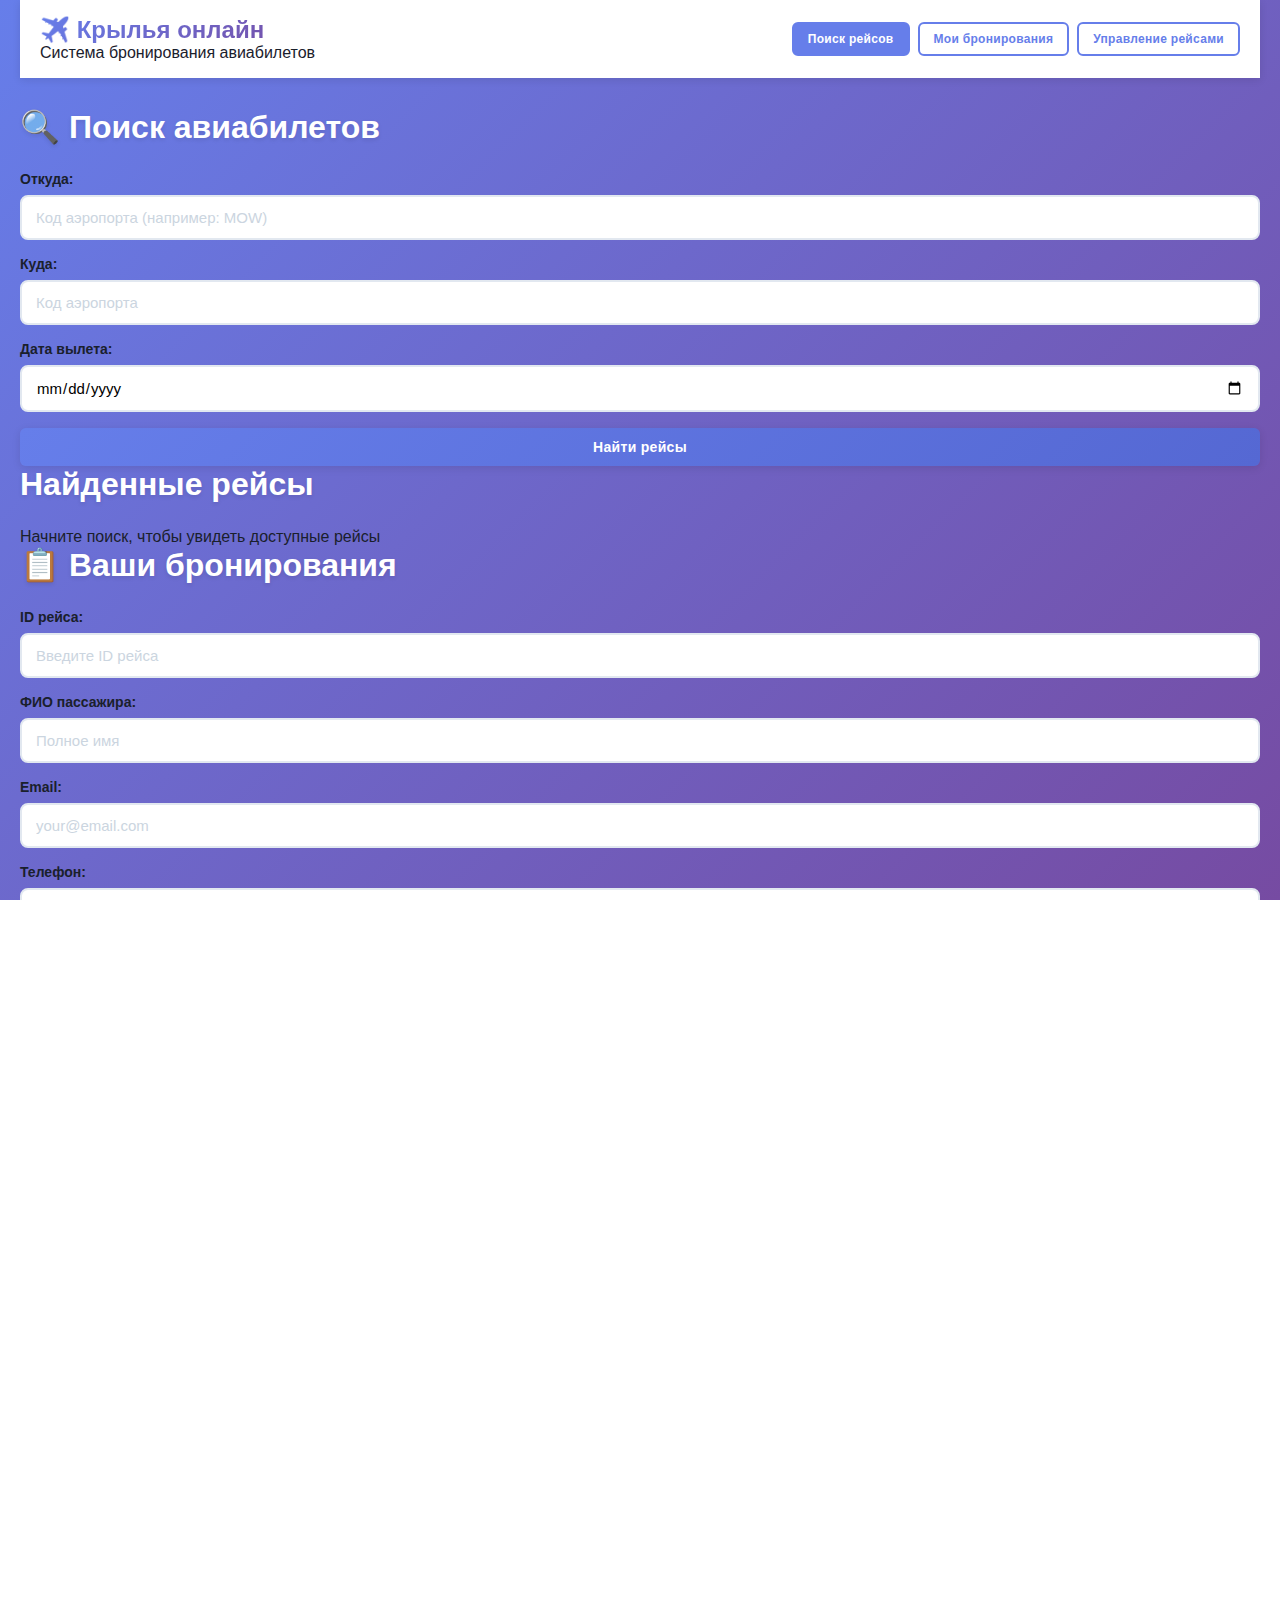
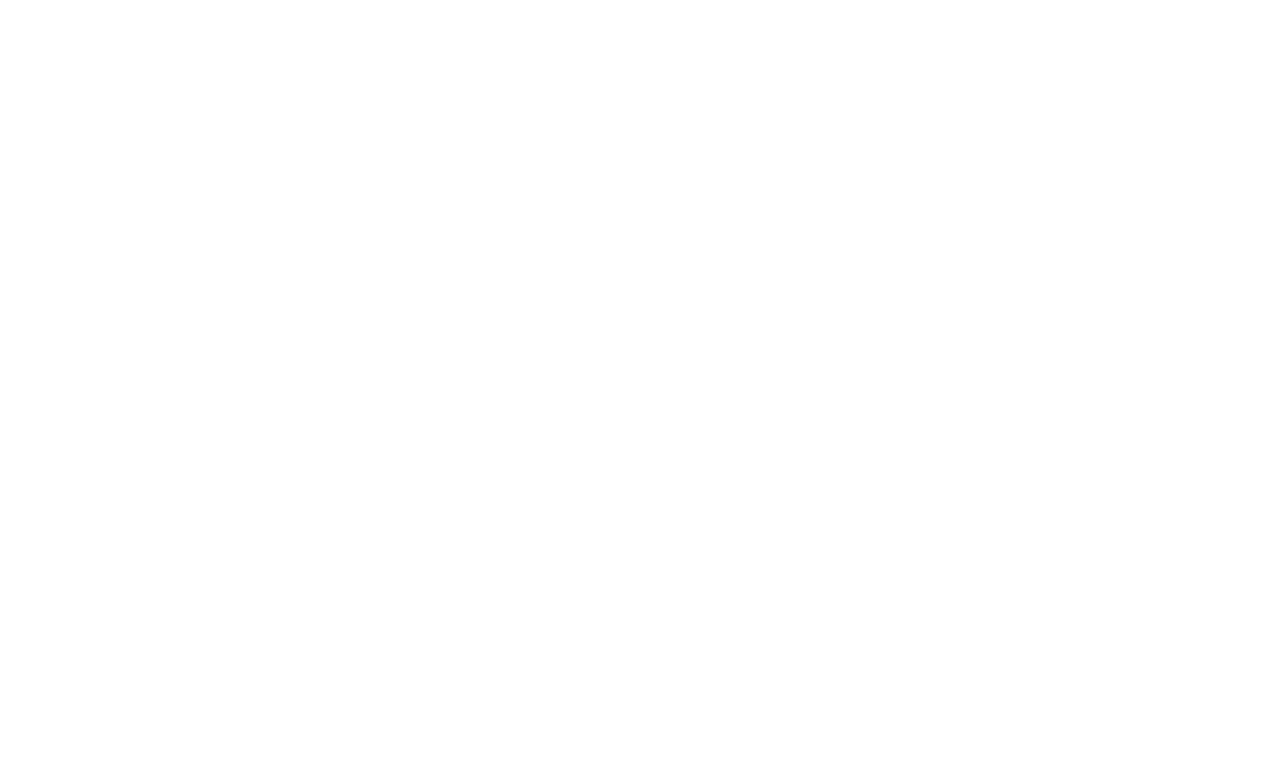
<file: static/index.html>
<!DOCTYPE html>
<html lang="ru">
<head>
    <meta charset="UTF-8">
    <meta name="viewport" content="width=device-width, initial-scale=1.0">
    <title>Крылья онлайн - Система бронирования авиабилетов</title>
    <link rel="stylesheet" href="/static/styles.css">
</head>
<body>
    <div class="container">
        <!-- Навигация -->
        <nav class="navbar">
            <div class="navbar-brand">
                <h1 class="logo">✈️ Крылья онлайн</h1>
                <p class="tagline">Система бронирования авиабилетов</p>
            </div>
            <div class="navbar-menu">
                <button class="nav-btn active" data-tab="search">Поиск рейсов</button>
                <button class="nav-btn" data-tab="bookings">Мои бронирования</button>
                <button class="nav-btn" data-tab="manage">Управление рейсами</button>
            </div>
        </nav>

        <!-- Основной контент -->
        <main class="main-content">
            
            <!-- Вкладка: Поиск рейсов -->
            <section id="search" class="tab-content active">
                <div class="search-panel">
                    <h2>🔍 Поиск авиабилетов</h2>
                    <div class="search-form">
                        <div class="form-group">
                            <label for="search-from">Откуда:</label>
                            <input type="text" id="search-from" placeholder="Код аэропорта (например: MOW)">
                            <div id="from-airports" class="airports-list"></div>
                        </div>
                        
                        <div class="form-group">
                            <label for="search-to">Куда:</label>
                            <input type="text" id="search-to" placeholder="Код аэропорта">
                            <div id="to-airports" class="airports-list"></div>
                        </div>
                        
                        <div class="form-group">
                            <label for="search-date">Дата вылета:</label>
                            <input type="date" id="search-date">
                        </div>
                        
                        <button class="btn btn-primary" id="search-btn">Найти рейсы</button>
                    </div>
                </div>

                <!-- Результаты поиска -->
                <div class="results-panel">
                    <h2>Найденные рейсы</h2>
                    <div id="flights-list" class="flights-container">
                        <p class="empty-state">Начните поиск, чтобы увидеть доступные рейсы</p>
                    </div>
                </div>
            </section>

            <!-- Вкладка: Мои бронирования -->
            <section id="bookings" class="tab-content">
                <div class="bookings-panel">
                    <h2>📋 Ваши бронирования</h2>
                    <div class="booking-form">
                        <div class="form-group">
                            <label for="booking-flight-id">ID рейса:</label>
                            <input type="number" id="booking-flight-id" placeholder="Введите ID рейса">
                        </div>
                        
                        <div class="form-group">
                            <label for="booking-name">ФИО пассажира:</label>
                            <input type="text" id="booking-name" placeholder="Полное имя">
                        </div>
                        
                        <div class="form-group">
                            <label for="booking-email">Email:</label>
                            <input type="email" id="booking-email" placeholder="your@email.com">
                        </div>
                        
                        <div class="form-group">
                            <label for="booking-phone">Телефон:</label>
                            <input type="tel" id="booking-phone" placeholder="+7 (999) 123-45-67">
                        </div>
                        
                        <button class="btn btn-success" id="create-booking-btn">Забронировать</button>
                    </div>
                </div>

                <div class="my-bookings-panel">
                    <h3>Список ваших бронирований</h3>
                    <div id="my-bookings-list" class="bookings-container">
                        <p class="empty-state">У вас нет бронирований</p>
                    </div>
                </div>
            </section>

            <!-- Вкладка: Управление рейсами -->
            <section id="manage" class="tab-content">
                <div class="admin-panel">
                    <h2>🛠️ Управление рейсами</h2>
                    
                    <!-- Добавление аэропорта -->
                    <div class="admin-section">
                        <h3>Добавить аэропорт</h3>
                        <div class="form-grid">
                            <div class="form-group">
                                <label for="airport-code">Код (3 буквы):</label>
                                <input type="text" id="airport-code" maxlength="3" placeholder="MOW">
                            </div>
                            
                            <div class="form-group">
                                <label for="airport-name">Название аэропорта:</label>
                                <input type="text" id="airport-name" placeholder="Шереметьево">
                            </div>
                            
                            <div class="form-group">
                                <label for="airport-city">Город:</label>
                                <input type="text" id="airport-city" placeholder="Москва">
                            </div>
                            
                            <div class="form-group">
                                <label for="airport-country">Страна:</label>
                                <input type="text" id="airport-country" placeholder="Россия">
                            </div>
                        </div>
                        <button class="btn btn-info" id="add-airport-btn">Добавить аэропорт</button>
                    </div>

                    <!-- Добавление рейса -->
                    <div class="admin-section">
                        <h3>Добавить новый рейс</h3>
                        <div class="form-grid">
                            <div class="form-group">
                                <label for="flight-number">Номер рейса:</label>
                                <input type="text" id="flight-number" placeholder="SU-123">
                            </div>
                            
                            <div class="form-group">
                                <label for="flight-airline">Авиакомпания:</label>
                                <input type="text" id="flight-airline" placeholder="Aeroflot">
                            </div>
                            
                            <div class="form-group">
                                <label for="flight-from-airport">Аэропорт вылета:</label>
                                <select id="flight-from-airport">
                                    <option value="">Выберите аэропорт...</option>
                                </select>
                            </div>
                            
                            <div class="form-group">
                                <label for="flight-to-airport">Аэропорт прилета:</label>
                                <select id="flight-to-airport">
                                    <option value="">Выберите аэропорт...</option>
                                </select>
                            </div>
                            
                            <div class="form-group">
                                <label for="flight-departure">Время вылета:</label>
                                <input type="datetime-local" id="flight-departure">
                            </div>
                            
                            <div class="form-group">
                                <label for="flight-arrival">Время прилета:</label>
                                <input type="datetime-local" id="flight-arrival">
                            </div>
                            
                            <div class="form-group">
                                <label for="flight-seats">Количество мест:</label>
                                <input type="number" id="flight-seats" min="1" placeholder="150">
                            </div>
                            
                            <div class="form-group">
                                <label for="flight-price">Цена за билет (руб.):</label>
                                <input type="number" id="flight-price" min="1" step="0.01" placeholder="10000">
                            </div>
                        </div>
                        <button class="btn btn-success" id="add-flight-btn">Добавить рейс</button>
                    </div>
                </div>

                <!-- Список всех рейсов для управления -->
                <div class="admin-section">
                    <h3>Все рейсы в системе</h3>
                    <div id="all-flights-list" class="flights-container">
                        <p class="empty-state">Загружаю список рейсов...</p>
                    </div>
                </div>
            </section>
        </main>
    </div>

    <!-- Модальное окно для деталей рейса -->
    <div id="flight-modal" class="modal">
        <div class="modal-content">
            <span class="close">&times;</span>
            <h2 id="modal-flight-title">Детали рейса</h2>
            <div id="modal-flight-details"></div>
            <button class="btn btn-primary" id="modal-book-btn">Забронировать этот рейс</button>
        </div>
    </div>

    <!-- Уведомления -->
    <div id="notification" class="notification"></div>

    <script src="/static/script.js"></script>
</body>
</html>
</file>
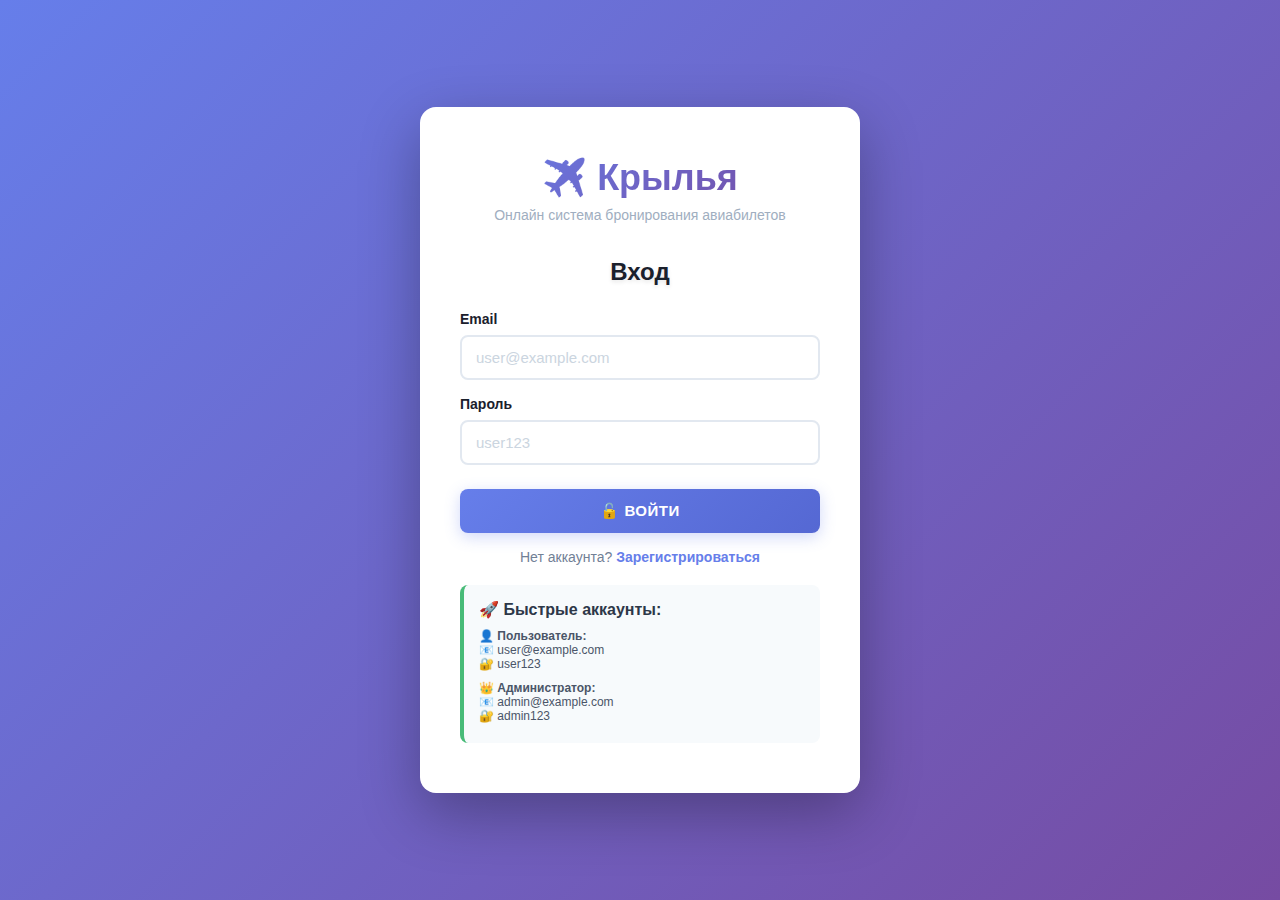
<file: templates/index.html>
<!DOCTYPE html>
<html lang="ru">
<head>
    <meta charset="UTF-8">
    <meta name="viewport" content="width=device-width, initial-scale=1.0">
    <title>✈️ Крылья онлайн</title>
    <link rel="stylesheet" href="/static/styles.css">
</head>
<body>
    <!-- ============== AUTH MODAL ============== -->
    <div id="auth-modal" class="auth-modal">
        <div class="auth-container">
            <div class="auth-box">
                <h1>✈️ Крылья</h1>
                <p class="subtitle">Онлайн система бронирования авиабилетов</p>
                
                <div style="display: flex; gap: 30px;">
                    <!-- LOGIN FORM -->
                    <div id="login-form" class="auth-form active" style="flex: 1;">
                        <h2>Вход</h2>
                        <div class="form-group">
                            <label>Email</label>
                            <input type="email" id="login-email" placeholder="user@example.com">
                        </div>
                        <div class="form-group">
                            <label>Пароль</label>
                            <input type="password" id="login-password" placeholder="user123">
                        </div>
                        <button class="btn-auth" onclick="login()">🔓 ВОЙТИ</button>
                        <p class="auth-link">Нет аккаунта? <a onclick="switchAuthForm()">Зарегистрироваться</a></p>
                        
                        <!-- Квик аккаунты -->
                        <div style="margin-top: 20px; padding: 15px; background: #f7fafc; border-radius: 8px; border-left: 4px solid #48bb78;">
                            <p style="margin: 0 0 10px 0; color: #2d3748; font-weight: 600;">🚀 Быстрые аккаунты:</p>
                            <p style="margin: 5px 0; color: #4a5568; font-size: 12px;">
                                <strong>👤 Пользователь:</strong><br>
                                📧 user@example.com<br>
                                🔐 user123
                            </p>
                            <p style="margin: 10px 0 5px 0; color: #4a5568; font-size: 12px;">
                                <strong>👑 Администратор:</strong><br>
                                📧 admin@example.com<br>
                                🔐 admin123
                            </p>
                        </div>
                    </div>
                    
                    <!-- REGISTER FORM -->
                    <div id="register-form" class="auth-form" style="flex: 1;">
                        <h2>Регистрация</h2>
                        <div class="form-group">
                            <label>ФИО</label>
                            <input type="text" id="register-name" placeholder="Иван Иванов">
                        </div>
                        <div class="form-group">
                            <label>Email</label>
                            <input type="email" id="register-email" placeholder="your@email.com">
                        </div>
                        <div class="form-group">
                            <label>Пароль</label>
                            <input type="password" id="register-password" placeholder="Минимум 6 символов">
                        </div>
                        <div class="form-group">
                            <label>Роль</label>
                            <select id="register-role" class="role-select">
                                <option value="user">👤 Пользователь</option>
                                <option value="admin">👑 Администратор</option>
                            </select>
                        </div>
                        <button class="btn-auth" onclick="register()">✍️ ЗАРЕГИСТРИРОВАТЬСЯ</button>
                        <p class="auth-link">Уже есть аккаунт? <a onclick="switchAuthForm()">Войти</a></p>
                    </div>
                </div>
            </div>
        </div>
    </div>


    <!-- ============== MAIN APP ============== -->
    <div id="app" class="app hidden">
        <!-- NAVBAR -->
        <nav class="navbar">
            <div class="navbar-brand">
                <h1>✈️ Крылья</h1>
            </div>
            <div class="navbar-menu">
                <button class="nav-btn active" onclick="switchMainTab('flights')">🛫 Рейсы</button>
                <button class="nav-btn" onclick="switchMainTab('airports')">🏢 Аэропорты</button>
                <button class="nav-btn" onclick="switchMainTab('bookings')">🎫 Билеты</button>
                <button class="nav-btn" onclick="switchMainTab('account')">👤 Профиль</button>
                <button class="nav-btn logout" onclick="logout()">🚪 ВЫХОД</button>
            </div>
        </nav>


        <div class="container">
            <!-- ============== FLIGHTS TAB ============== -->
            <div id="flights" class="tab active">
                <h2>🛫 Поиск рейсов</h2>
                
                <!-- Форма бронирования -->
                <div id="booking-form-section" class="form-card" style="display: none; margin-bottom: 25px;">
                    <h3>🎟️ Оформить бронирование</h3>
                    <div class="form-row">
                        <input type="hidden" id="booking-flight-id">
                        <span style="grid-column: 1/-1; color: #2d3748; font-weight: 600;" id="booking-flight-info">-</span>
                    </div>
                    <div class="form-row">
                        <input type="text" id="booking-name" placeholder="ФИО пассажира">
                        <input type="email" id="booking-email" placeholder="Email">
                    </div>
                    <div class="form-row">
                        <input type="tel" id="booking-phone" placeholder="Номер телефона">
                        <input type="number" id="booking-seats" placeholder="Кол-во мест" min="1" value="1">
                    </div>
                    <button class="btn-primary" onclick="createBooking()">✅ БРОНИРОВАТЬ</button>
                    <button class="btn-secondary" onclick="clearBookingForm()" style="background: #e2e8f0; color: #718096; margin-top: 10px;">❌ Отмена</button>
                </div>
                
                <div class="tabs-container">
                    <button class="tab-btn active" onclick="switchFlightTab('all')">📋 Все рейсы</button>
                    <button class="tab-btn" onclick="switchFlightTab('search')">🔍 Поиск</button>
                </div>


                <!-- All Flights -->
                <div id="all-flights-tab" class="tab active">
                    <div id="flights-list" class="cards-grid"></div>
                </div>


                <!-- Search Flights -->
                <div id="search-flights-tab" class="tab">
                    <div class="form-card">
                        <h3>🔍 Поиск рейсов</h3>
                        <div class="form-row">
                            <input type="number" id="search-from" placeholder="ID откуда">
                            <input type="number" id="search-to" placeholder="ID куда">
                        </div>
                        <button class="btn-primary" onclick="searchFlights()">🔎 НАЙТИ</button>
                    </div>
                    <div id="search-results" class="cards-grid"></div>
                </div>
            </div>


            <!-- ============== AIRPORTS TAB ============== -->
            <div id="airports" class="tab">
                <h2>🏢 Аэропорты</h2>
                
                <!-- Кнопка создания аэропорта (только для админов) -->
                <div id="create-airport-section" style="display: none; margin-bottom: 20px;">
                    <div class="form-card">
                        <h3>➕ Создать новый аэропорт</h3>
                        <div class="form-row">
                            <input type="text" id="airport-code" placeholder="Код (например: MSK)">
                            <input type="text" id="airport-name" placeholder="Название аэропорта">
                        </div>
                        <div class="form-row">
                            <input type="text" id="airport-city" placeholder="Город">
                            <input type="text" id="airport-country" placeholder="Страна">
                        </div>
                        <button class="btn-primary" onclick="createAirport()">✅ СОЗДАТЬ</button>
                    </div>
                </div>
                
                <div id="airports-list" class="cards-grid"></div>
            </div>


            <!-- ============== BOOKINGS TAB ============== -->
            <div id="bookings" class="tab">
                <h2>🎫 Мои билеты</h2>
                
                <!-- Только список билетов -->
                <div id="bookings-list" class="cards-grid"></div>
            </div>


            <!-- ============== ACCOUNT TAB ============== -->
            <div id="account" class="tab">
                <h2>👤 Мой профиль</h2>
                
                <div class="account-section">
                    <h3>📋 Основная информация</h3>
                    <p>
                        <strong>ФИО:</strong>
                        <span id="acc-name">-</span>
                    </p>
                    <p>
                        <strong>Email:</strong>
                        <span id="acc-email">-</span>
                    </p>
                    <p>
                        <strong>Роль:</strong>
                        <span id="acc-role">-</span>
                    </p>
                    <p>
                        <strong>Дата входа:</strong>
                        <span id="acc-date">-</span>
                    </p>
                </div>
            </div>
        </div>
    </div>


    <!-- NOTIFICATION -->
    <div id="notification" class="notification"></div>


    <script>
        const API_URL = 'http://localhost:8000';
        let currentUser = null;
        
        // ========== КЕШЕ ДАННЫХ В ПАМЯТи ==========
        let cachedFlights = [];
        let cachedAirports = [];
        let cachedBookings = [];

        // ========== СОСтОЯНИЕ ВКЛАДОК ==========
        let currentFlightTab = 'all';
        let selectedFlightForBooking = null;

        // ========== DEMO-ДАННЫЕ (FALLBACK) ==========
        const DEMO_FLIGHTS = [
            { id: 1, flight_number: 'SU-001', airline: 'Аэрофлот', departure_airport_id: 1, arrival_airport_id: 2, departure_time: new Date().toISOString(), price: 5500, total_seats: 180, available_seats: 180 },
            { id: 2, flight_number: 'SU-002', airline: 'Аэрофлот', departure_airport_id: 2, arrival_airport_id: 1, departure_time: new Date().toISOString(), price: 5500, total_seats: 180, available_seats: 145 },
            { id: 3, flight_number: 'U6-100', airline: 'Уральские авиалинии', departure_airport_id: 1, arrival_airport_id: 3, departure_time: new Date().toISOString(), price: 4800, total_seats: 150, available_seats: 150 },
            { id: 4, flight_number: 'UT-50', airline: 'Ют-Аэр', departure_airport_id: 3, arrival_airport_id: 4, departure_time: new Date().toISOString(), price: 6200, total_seats: 160, available_seats: 160 },
            { id: 5, flight_number: 'S7-500', airline: 'S7 Авиалинии', departure_airport_id: 2, arrival_airport_id: 4, departure_time: new Date().toISOString(), price: 7200, total_seats: 120, available_seats: 120 },
            { id: 6, flight_number: 'SU-003', airline: 'Аэрофлот', departure_airport_id: 1, arrival_airport_id: 5, departure_time: new Date().toISOString(), price: 8500, total_seats: 200, available_seats: 200 },
            { id: 7, flight_number: 'FV-201', airline: 'Финир аэро', departure_airport_id: 4, arrival_airport_id: 2, departure_time: new Date().toISOString(), price: 6800, total_seats: 140, available_seats: 140 },
            { id: 8, flight_number: 'A4-400', airline: 'A4', departure_airport_id: 1, arrival_airport_id: 6, departure_time: new Date().toISOString(), price: 5200, total_seats: 190, available_seats: 190 },
            { id: 9, flight_number: 'R2-102', airline: 'Русские авиалинии', departure_airport_id: 2, arrival_airport_id: 3, departure_time: new Date().toISOString(), price: 5800, total_seats: 170, available_seats: 170 },
            { id: 10, flight_number: 'FP-55', airline: 'Фламинго', departure_airport_id: 3, arrival_airport_id: 1, departure_time: new Date().toISOString(), price: 5400, total_seats: 160, available_seats: 160 },
            { id: 11, flight_number: 'N1-555', airline: 'Новые века', departure_airport_id: 1, arrival_airport_id: 7, departure_time: new Date().toISOString(), price: 7800, total_seats: 210, available_seats: 210 },
            { id: 12, flight_number: 'V1-888', airline: 'Высота', departure_airport_id: 2, arrival_airport_id: 8, departure_time: new Date().toISOString(), price: 8200, total_seats: 140, available_seats: 140 },
            { id: 13, flight_number: 'E3-200', airline: 'Экспресс', departure_airport_id: 1, arrival_airport_id: 4, departure_time: new Date().toISOString(), price: 6500, total_seats: 150, available_seats: 150 },
            { id: 14, flight_number: 'G5-777', airline: 'Галактика', departure_airport_id: 3, arrival_airport_id: 2, departure_time: new Date().toISOString(), price: 5700, total_seats: 180, available_seats: 180 },
            { id: 15, flight_number: 'T4-999', airline: 'Тандем', departure_airport_id: 4, arrival_airport_id: 3, departure_time: new Date().toISOString(), price: 4200, total_seats: 120, available_seats: 120 },
            { id: 16, flight_number: 'L7-333', airline: 'Луч', departure_airport_id: 1, arrival_airport_id: 9, departure_time: new Date().toISOString(), price: 9200, total_seats: 200, available_seats: 200 },
        ];

        const DEMO_AIRPORTS = [
            { id: 1, code: 'MOW', name: 'Шереметьево', city: 'Москва', country: 'Россия' },
            { id: 2, code: 'SPB', name: 'Пулково', city: 'Санкт-Петербург', country: 'Россия' },
            { id: 3, code: 'KZN', name: 'Казань', city: 'Казань', country: 'Россия' },
            { id: 4, code: 'SVX', name: 'Кольцово', city: 'Екатеринбург', country: 'Россия' },
            { id: 5, code: 'YKA', name: 'Площадь Ленина', city: 'Якутск', country: 'Россия' },
            { id: 6, code: 'LED', name: 'Пулково-2', city: 'Санкт-Петербург', country: 'Россия' },
            { id: 7, code: 'NOV', name: 'Новосибирск', city: 'Новосибирск', country: 'Россия' },
            { id: 8, code: 'VVO', name: 'Новый Владивосток', city: 'Владивосток', country: 'Россия' },
            { id: 9, code: 'OVB', name: 'Обь', city: 'Обь', country: 'Россия' },
            { id: 10, code: 'UUS', name: 'Южносахалинск', city: 'Южносахалинск', country: 'Россия' },
            { id: 11, code: 'TOE', name: 'Толяти', city: 'Толяти', country: 'Россия' },
            { id: 12, code: 'PEE', name: 'Пермь', city: 'Пермь', country: 'Россия' },
            { id: 13, code: 'TJM', name: 'Тюмень', city: 'Тюмень', country: 'Россия' },
            { id: 14, code: 'IGT', name: 'Иркутск', city: 'Иркутск', country: 'Россия' },
            { id: 15, code: 'ULY', name: 'Улан-Удэ', city: 'Улан-Удэ', country: 'Россия' },
            { id: 16, code: 'CHI', name: 'Чита', city: 'Чита', country: 'Россия' },
        ];

        const DEMO_BOOKINGS = [
            { id: 1, booking_number: 'BK-001', passenger_name: 'Иван Петров', passenger_email: 'ivan@example.com', passenger_phone: '+7 999 111-00-01', seats_count: 1, status: 'pending' },
            { id: 2, booking_number: 'BK-002', passenger_name: 'Мария Сидорова', passenger_email: 'maria@example.com', passenger_phone: '+7 999 222-00-02', seats_count: 2, status: 'pending' },
            { id: 3, booking_number: 'BK-003', passenger_name: 'Алексей Иванов', passenger_email: 'alex@example.com', passenger_phone: '+7 999 333-00-03', seats_count: 1, status: 'completed' },
            { id: 4, booking_number: 'BK-004', passenger_name: 'Елена Смирнова', passenger_email: 'elena@example.com', passenger_phone: '+7 999 444-00-04', seats_count: 1, status: 'pending' },
        ];


        // ============== INIT ==============
        document.addEventListener('DOMContentLoaded', () => {
            clearAllAuthFields();
            showAuthModal();
        });


        // ============== AUTH ==============
        function clearAllAuthFields() {
            document.getElementById('login-email').value = '';
            document.getElementById('login-password').value = '';
            document.getElementById('register-name').value = '';
            document.getElementById('register-email').value = '';
            document.getElementById('register-password').value = '';
            document.getElementById('register-role').value = 'user';
        }

        function switchAuthForm() {
            document.getElementById('login-form').classList.toggle('active');
            document.getElementById('register-form').classList.toggle('active');
        }

        function login() {
            const email = document.getElementById('login-email').value.trim();
            const password = document.getElementById('login-password').value.trim();
            if (!email || !password) {
                notify('⚠️ Заполните все поля', 'error');
                return;
            }
            const role = email.includes('admin') ? 'admin' : 'user';
            currentUser = {
                name: email.split('@')[0],
                email: email,
                role: role,
                loginTime: new Date().toLocaleString('ru-RU')
            };
            showApp();
            notify('✅ Успешно вошли!', 'success');
        }


        function register() {
            const name = document.getElementById('register-name').value.trim();
            const email = document.getElementById('register-email').value.trim();
            const password = document.getElementById('register-password').value.trim();
            const role = document.getElementById('register-role').value;
            
            if (!name || !email || !password) {
                notify('⚠️ Заполните ВСЕ поля', 'error');
                return;
            }
            
            if (password.length < 6) {
                notify('⚠️ Пароль должен состоять не менее из 6 символов', 'error');
                return;
            }
            
            currentUser = {
                name: name,
                email: email,
                role: role,
                loginTime: new Date().toLocaleString('ru-RU')
            };
            showApp();
            notify(`✅ Зарегистрированы как ${role === 'admin' ? '👑 Администратор' : '👤 Пользователь'}!`, 'success');
        }


        function logout() {
            currentUser = null;
            cachedFlights = [];
            cachedAirports = [];
            cachedBookings = [];
            clearAllAuthFields();
            showAuthModal();
            notify('✅ Вы вышли из аккаунта', 'success');
        }


        // ============== UI ==============
        function showAuthModal() {
            document.getElementById('auth-modal').classList.remove('hidden');
            document.getElementById('app').classList.add('hidden');
        }


        async function showApp() {
            document.getElementById('auth-modal').classList.add('hidden');
            document.getElementById('app').classList.remove('hidden');
            updateAccountTab();
            
            if (currentUser.role === 'admin') {
                document.getElementById('create-airport-section').style.display = 'block';
            } else {
                document.getElementById('create-airport-section').style.display = 'none';
            }
            
            await loadAllFlights();
            await loadAllAirports();
            await loadMyBookings();
        }


        function switchMainTab(tabName) {
            document.querySelectorAll('.tab').forEach(t => t.classList.remove('active'));
            document.querySelectorAll('.nav-btn:not(.logout)').forEach(b => b.classList.remove('active'));
            document.getElementById(tabName).classList.add('active');
            
            const btns = document.querySelectorAll('.nav-btn:not(.logout)');
            const tabMap = { flights: 0, airports: 1, bookings: 2, account: 3 };
            const idx = tabMap[tabName];
            if (idx !== undefined && btns[idx]) {
                btns[idx].classList.add('active');
            }
            
            if (tabName === 'flights') {
                switchFlightTab(currentFlightTab);
            }
        }


        function switchFlightTab(tab) {
            currentFlightTab = tab;
            document.getElementById('all-flights-tab').classList.toggle('active', tab === 'all');
            document.getElementById('search-flights-tab').classList.toggle('active', tab === 'search');
            document.querySelectorAll('#flights .tab-btn').forEach((b, i) => {
                b.classList.toggle('active', (i === 0 && tab === 'all') || (i === 1 && tab === 'search'));
            });
        }


        function notify(msg, type = 'success') {
            const notif = document.getElementById('notification');
            notif.textContent = msg;
            notif.className = `notification show ${type}`;
            setTimeout(() => notif.classList.remove('show'), 3000);
        }


        // ============== ACCOUNT ==============
        function updateAccountTab() {
            if (!currentUser) return;
            document.getElementById('acc-name').textContent = currentUser.name;
            document.getElementById('acc-email').textContent = currentUser.email;
            const roleText = currentUser.role === 'admin' ? '👑 Администратор' : '👤 Пользователь';
            document.getElementById('acc-role').textContent = roleText;
            document.getElementById('acc-date').textContent = currentUser.loginTime;
        }


        // ============== FLIGHTS ==============
        async function loadAllFlights() {
            try {
                const res = await fetch(`${API_URL}/flights/`, { timeout: 2000 });
                if (!res.ok) throw new Error('API error');
                const flights = await res.json();
                if (flights && flights.length > 0) {
                    cachedFlights = flights;
                } else {
                    cachedFlights = DEMO_FLIGHTS;
                }
            } catch (e) {
                console.error('Ошибка загружки рейсов, используем DEMO:', e);
                cachedFlights = DEMO_FLIGHTS;
            }
            renderFlights();
        }

        function renderFlights() {
            const list = document.getElementById('flights-list');
            if (!cachedFlights || cachedFlights.length === 0) {
                list.innerHTML = '<div style="grid-column: 1/-1; text-align: center; color: #a0aec0; padding: 40px;">✈️ Рейсы не найдены</div>';
                return;
            }
            list.innerHTML = cachedFlights.map(f => `
                <div class="card">
                    <h3>${f.flight_number}</h3>
                    <p><strong>🎫 ${f.airline}</strong></p>
                    <p><strong>📍 Маршрут:</strong> ${f.departure_airport_id} ➡️ ${f.arrival_airport_id}</p>
                    <p><strong>⏰ Вылет:</strong> ${new Date(f.departure_time).toLocaleString('ru-RU')}</p>
                    <p><strong>💰 Цена:</strong> <span style="color: #48bb78; font-weight: 700;">₽${f.price}</span></p>
                    <p><strong>💺 Места:</strong> ${f.available_seats}/${f.total_seats}</p>
                    <button class="btn-select" onclick="selectFlight(${f.id}, '${f.flight_number}', ${f.departure_airport_id}, ${f.arrival_airport_id}, ${f.price})">🎟️ ЗАБРОНИРОВАТЬ</button>
                </div>
            `).join('');
        }


        async function searchFlights() {
            const from = document.getElementById('search-from').value.trim();
            const to = document.getElementById('search-to').value.trim();
            if (!from || !to) {
                notify('⚠️ Заполните ОБА поля', 'error');
                return;
            }
            try {
                const res = await fetch(`${API_URL}/flights/?departure_airport_id=${from}&arrival_airport_id=${to}`);
                if (!res.ok) throw new Error();
                const flights = await res.json();
                const list = document.getElementById('search-results');
                if (!flights || flights.length === 0) {
                    list.innerHTML = '<div style="grid-column: 1/-1; text-align: center; color: #a0aec0; padding: 40px;">✈️ Рейсы не найдены</div>';
                    return;
                }
                list.innerHTML = flights.map(f => `
                    <div class="card">
                        <h3>${f.flight_number}</h3>
                        <p><strong>🎫 ${f.airline}</strong></p>
                        <p><strong>📍 Маршрут:</strong> ${f.departure_airport_id} ➡️ ${f.arrival_airport_id}</p>
                        <p><strong>⏰ Вылет:</strong> ${new Date(f.departure_time).toLocaleString('ru-RU')}</p>
                        <p><strong>💰 Цена:</strong> <span style="color: #48bb78; font-weight: 700;">₽${f.price}</span></p>
                        <p><strong>💺 Места:</strong> ${f.available_seats}/${f.total_seats}</p>
                        <button class="btn-select" onclick="selectFlight(${f.id}, '${f.flight_number}', ${f.departure_airport_id}, ${f.arrival_airport_id}, ${f.price})">🎟️ ЗАБРОНИРОВАТЬ</button>
                    </div>
                `).join('');
                notify(`✅ Найдено ${flights.length} рейсов`, 'success');
            } catch (e) {
                console.error(e);
                notify('❌ Ошибка поиска', 'error');
            }
        }


        function selectFlight(id, flightNumber, fromId, toId, price) {
            selectedFlightForBooking = { id, flightNumber, fromId, toId, price };
            document.getElementById('booking-flight-id').value = id;
            document.getElementById('booking-flight-info').textContent = `✈️ ${flightNumber} | Маршрут: ${fromId} ➡️ ${toId} | Цена: ₽${price}`;
            document.getElementById('booking-form-section').style.display = 'block';
            document.getElementById('booking-name').focus();
            notify('✅ Рейс выбран. Заполните данные!', 'success');
        }

        function clearBookingForm() {
            selectedFlightForBooking = null;
            document.getElementById('booking-flight-id').value = '';
            document.getElementById('booking-flight-info').textContent = '-';
            document.getElementById('booking-form-section').style.display = 'none';
            document.getElementById('booking-name').value = '';
            document.getElementById('booking-email').value = '';
            document.getElementById('booking-phone').value = '';
            document.getElementById('booking-seats').value = '1';
        }

        async function createBooking() {
            const flightId = document.getElementById('booking-flight-id').value;
            const name = document.getElementById('booking-name').value.trim();
            const email = document.getElementById('booking-email').value.trim();
            const phone = document.getElementById('booking-phone').value.trim();
            const seats = document.getElementById('booking-seats').value.trim() || '1';
            
            if (!flightId) {
                notify('⚠️ Сначала выберите рейс', 'error');
                return;
            }
            if (!name || !email || !phone) {
                notify('⚠️ Заполните ВСЕ поля', 'error');
                return;
            }
            
            try {
                const res = await fetch(`${API_URL}/bookings/`, {
                    method: 'POST',
                    headers: { 'Content-Type': 'application/json' },
                    body: JSON.stringify({
                        flight_id: parseInt(flightId),
                        passenger_name: name,
                        passenger_email: email,
                        passenger_phone: phone,
                        seats_count: parseInt(seats)
                    })
                });
                if (res.ok) {
                    const booking = await res.json();
                    notify(`✅ Билет забронирован! №${booking.booking_number || flightId}`, 'success');
                    clearBookingForm();
                    await loadMyBookings();
                } else {
                    const err = await res.json();
                    notify(`❌ ${err.detail || 'Ошибка бронирования'}`, 'error');
                }
            } catch (e) {
                console.error(e);
                notify('❌ Ошибка подключения', 'error');
            }
        }


        // ============== AIRPORTS ==============
        async function loadAllAirports() {
            try {
                const res = await fetch(`${API_URL}/flights/airports/`, { timeout: 2000 });
                if (!res.ok) throw new Error('API error');
                const airports = await res.json();
                if (airports && airports.length > 0) {
                    cachedAirports = airports;
                } else {
                    cachedAirports = DEMO_AIRPORTS;
                }
            } catch (e) {
                console.error('Ошибка загружки аэропортов, используем DEMO:', e);
                cachedAirports = DEMO_AIRPORTS;
            }
            renderAirports();
        }

        function renderAirports() {
            const list = document.getElementById('airports-list');
            if (!cachedAirports || cachedAirports.length === 0) {
                list.innerHTML = '<div style="grid-column: 1/-1; text-align: center; color: #a0aec0; padding: 40px;">🏢 Аэропорты не найдены</div>';
                return;
            }
            list.innerHTML = cachedAirports.map(a => {
                let deleteBtn = '';
                if (currentUser.role === 'admin') {
                    deleteBtn = `<button class="btn-delete" onclick="deleteAirport(${a.id}, '${a.code}')" style="background: #f56565; color: white; margin-top: 10px; width: 100%;">🗑️ УДАЛИТЬ</button>`;
                }
                return `
                    <div class="card">
                        <h3>✈️ ${a.code}</h3>
                        <p><strong>${a.name}</strong></p>
                        <p><strong>🏙️ Город:</strong> ${a.city}</p>
                        <p><strong>🌍 Страна:</strong> ${a.country}</p>
                        ${deleteBtn}
                    </div>
                `;
            }).join('');
        }

        async function createAirport() {
            if (currentUser.role !== 'admin') {
                notify('⚠️ Только администраторы могут создавать аэропорты', 'error');
                return;
            }
            
            const code = document.getElementById('airport-code').value.trim().toUpperCase();
            const name = document.getElementById('airport-name').value.trim();
            const city = document.getElementById('airport-city').value.trim();
            const country = document.getElementById('airport-country').value.trim();
            
            if (!code || !name || !city || !country) {
                notify('⚠️ Заполните все поля', 'error');
                return;
            }
            
            if (code.length < 2 || code.length > 3) {
                notify('⚠️ Код аэропорта должен быть 2-3 латинских буквы', 'error');
                return;
            }
            
            try {
                const res = await fetch(`${API_URL}/flights/airports`, {
                    method: 'POST',
                    headers: { 'Content-Type': 'application/json' },
                    body: JSON.stringify({ code, name, city, country })
                });
                
                if (res.ok) {
                    notify('✅ Аэропорт создан!', 'success');
                    document.getElementById('airport-code').value = '';
                    document.getElementById('airport-name').value = '';
                    document.getElementById('airport-city').value = '';
                    document.getElementById('airport-country').value = '';
                    await loadAllAirports();
                } else {
                    const err = await res.json();
                    notify(`❌ ${err.detail || 'Ошибка создания'}`, 'error');
                }
            } catch (e) {
                console.error(e);
                notify('❌ Ошибка подключения', 'error');
            }
        }

        async function deleteAirport(airportId, airportCode) {
            if (currentUser.role !== 'admin') {
                notify('⚠️ Только администраторы могут удалять аэропорты', 'error');
                return;
            }
            
            if (!confirm(`Вы уверены? Удалить аэропорт ${airportCode}?`)) {
                return;
            }
            
            try {
                const res = await fetch(`${API_URL}/flights/airports/${airportId}`, {
                    method: 'DELETE',
                    headers: { 'Content-Type': 'application/json' }
                });
                
                if (res.ok) {
                    notify(`✅ Аэропорт ${airportCode} удален!`, 'success');
                    await loadAllAirports();
                } else {
                    const err = await res.json();
                    notify(`❌ ${err.detail || 'Ошибка удаления'}`, 'error');
                }
            } catch (e) {
                console.error(e);
                notify('❌ Ошибка подключения', 'error');
            }
        }


        // ============== BOOKINGS ==============
        async function loadMyBookings() {
            try {
                const res = await fetch(`${API_URL}/bookings/`, { timeout: 2000 });
                if (!res.ok) throw new Error('API error');
                const bookings = await res.json();
                if (bookings && bookings.length > 0) {
                    cachedBookings = bookings;
                } else {
                    cachedBookings = DEMO_BOOKINGS;
                }
            } catch (e) {
                console.error('Ошибка загружки билетов, используем DEMO:', e);
                cachedBookings = DEMO_BOOKINGS;
            }
            renderBookings();
        }

        function renderBookings() {
            const list = document.getElementById('bookings-list');
            if (!cachedBookings || cachedBookings.length === 0) {
                list.innerHTML = '<div style="grid-column: 1/-1; text-align: center; color: #a0aec0; padding: 40px;">🎫 Вы ещё не бронировали билеты</div>';
                return;
            }
            list.innerHTML = cachedBookings.map(b => {
                let deleteBtn = '';
                if (currentUser.role === 'admin') {
                    deleteBtn = `<button class="btn-delete" onclick="deleteBooking(${b.id}, '${b.booking_number || b.id}')" style="background: #f56565; color: white; margin-top: 10px; width: 100%;">🗑️ УДАЛИТЬ</button>`;
                }
                return `
                    <div class="card">
                        <h3>🎫 №${b.booking_number || b.id}</h3>
                        <p><strong>👤 Пассажир:</strong> ${b.passenger_name}</p>
                        <p><strong>📧 Email:</strong> ${b.passenger_email}</p>
                        <p><strong>📱 Телефон:</strong> ${b.passenger_phone}</p>
                        <p><strong>💺 Мест:</strong> ${b.seats_count || 1}</p>
                        <p><strong>✅ Статус:</strong> <span style="color: #48bb78; font-weight: 700;">${b.status || 'pending'}</span></p>
                        ${deleteBtn}
                    </div>
                `;
            }).join('');
        }

        async function deleteBooking(bookingId, bookingNumber) {
            if (currentUser.role !== 'admin') {
                notify('⚠️ Только администраторы могут удалять билеты', 'error');
                return;
            }
            
            if (!confirm(`Вы уверены? Удалить билет ${bookingNumber}?`)) {
                return;
            }
            
            try {
                const res = await fetch(`${API_URL}/bookings/${bookingId}?is_admin=true`, {
                    method: 'DELETE',
                    headers: { 'Content-Type': 'application/json' }
                });
                
                if (res.ok) {
                    notify(`✅ Билет ${bookingNumber} удален!`, 'success');
                    await loadMyBookings();
                } else {
                    const err = await res.json();
                    notify(`❌ ${err.detail || 'Ошибка удаления'}`, 'error');
                }
            } catch (e) {
                console.error(e);
                notify('❌ Ошибка подключения', 'error');
            }
        }
    </script>
</body>
</html>
</file>
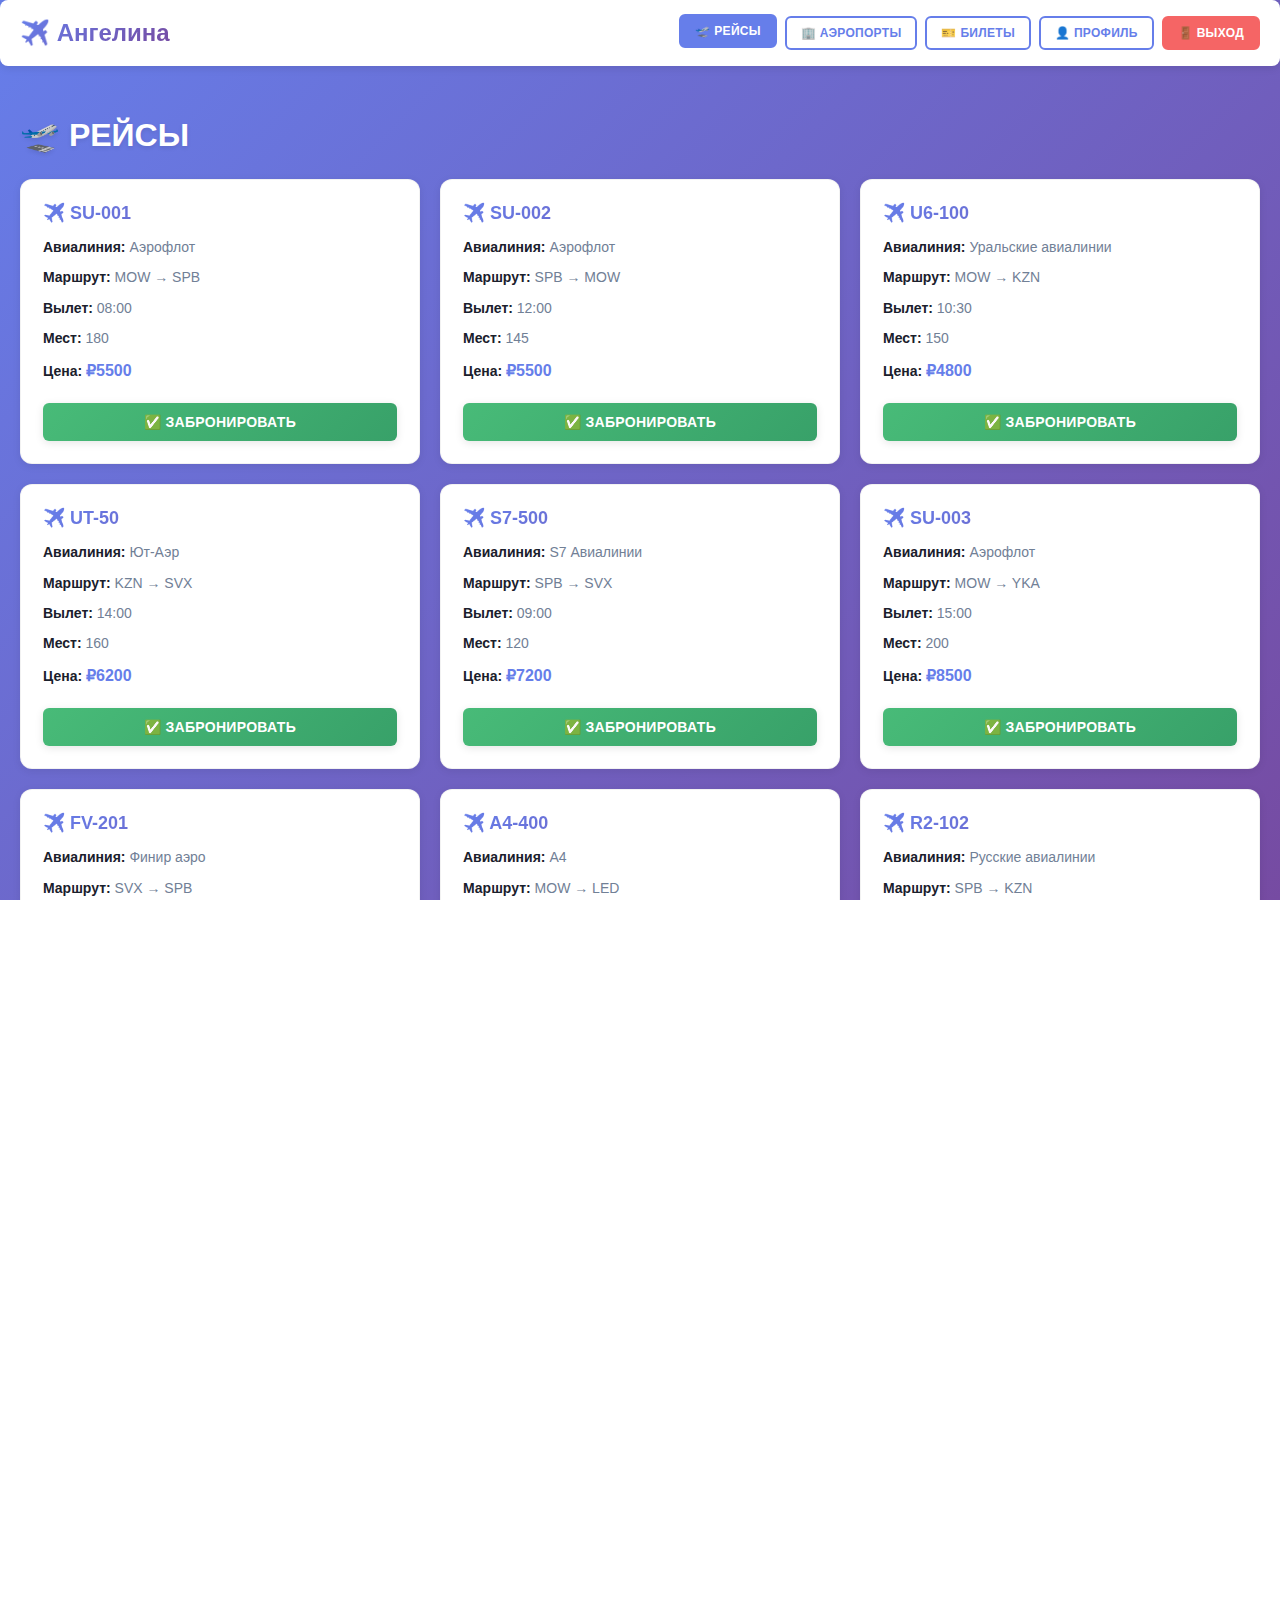
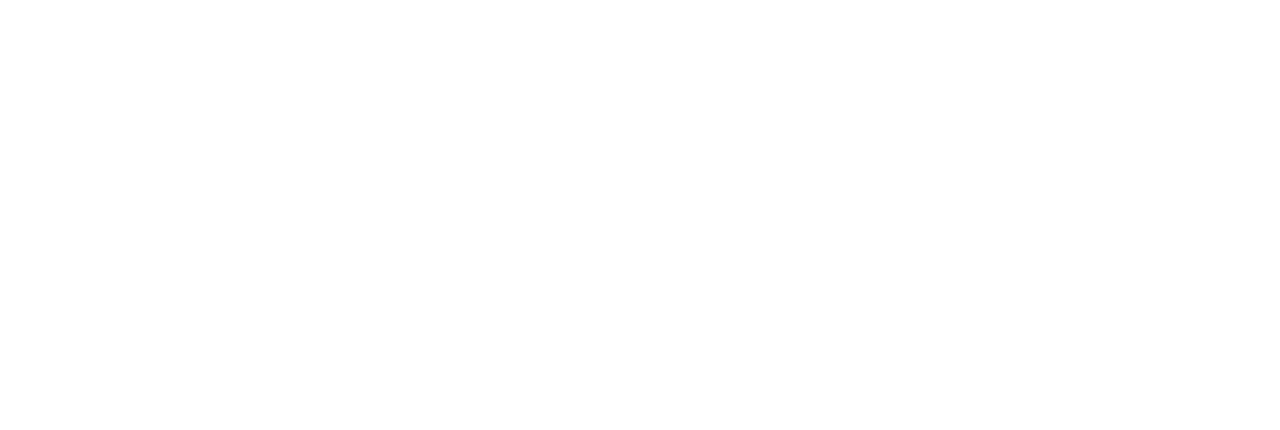
<file: static/app.html>
<!DOCTYPE html>
<html lang="ru">
<head>
    <meta charset="UTF-8">
    <meta name="viewport" content="width=device-width, initial-scale=1.0">
    <title>Ангелина - Авиабронирование</title>
    <link rel="stylesheet" href="styles.css">
    <style>
        :root {
            --primary: #667eea;
            --primary-dark: #5568d3;
            --secondary: #764ba2;
            --success: #48bb78;
            --danger: #f56565;
            --dark: #1a202c;
            --light: #f7fafc;
            --border: #e2e8f0;
        }

        * {
            margin: 0;
            padding: 0;
            box-sizing: border-box;
        }

        html, body {
            height: 100%;
            width: 100%;
            font-family: -apple-system, BlinkMacSystemFont, 'Segoe UI', 'Roboto', sans-serif;
            background: linear-gradient(135deg, #667eea 0%, #764ba2 100%);
            min-height: 100vh;
        }

        .container {
            max-width: 1300px;
            margin: 0 auto;
            padding: 20px;
        }

        .navbar {
            background: white;
            padding: 16px 20px;
            box-shadow: 0 2px 8px rgba(0, 0, 0, 0.1);
            display: flex;
            justify-content: space-between;
            align-items: center;
            margin-bottom: 30px;
            border-radius: 8px;
            flex-wrap: wrap;
            gap: 12px;
        }

        .navbar h1 {
            font-size: 24px;
            font-weight: 800;
            background: linear-gradient(135deg, var(--primary) 0%, var(--secondary) 100%);
            -webkit-background-clip: text;
            -webkit-text-fill-color: transparent;
        }

        .navbar-menu {
            display: flex;
            gap: 8px;
            flex-wrap: wrap;
        }

        .nav-btn {
            padding: 8px 14px;
            background: white;
            color: var(--primary);
            border: 2px solid var(--primary);
            border-radius: 6px;
            font-size: 12px;
            font-weight: 700;
            cursor: pointer;
            transition: all 0.25s;
            white-space: nowrap;
        }

        .nav-btn:hover, .nav-btn.active {
            background: var(--primary);
            color: white;
            transform: translateY(-2px);
        }

        h2 {
            color: white;
            font-size: 32px;
            font-weight: 800;
            margin-bottom: 25px;
        }

        .tabs-container {
            display: flex;
            gap: 10px;
            margin-bottom: 25px;
            flex-wrap: wrap;
        }

        .tab-btn {
            padding: 10px 16px;
            background: rgba(255, 255, 255, 0.15);
            color: white;
            border: none;
            border-radius: 8px;
            font-size: 13px;
            font-weight: 700;
            cursor: pointer;
            transition: all 0.25s;
        }

        .tab-btn:hover, .tab-btn.active {
            background: white;
            color: var(--primary);
        }

        .tab {
            display: none;
        }

        .tab.active {
            display: block;
            animation: fadeIn 0.3s ease;
        }

        @keyframes fadeIn {
            from { opacity: 0; }
            to { opacity: 1; }
        }

        .cards-grid {
            display: grid;
            grid-template-columns: repeat(auto-fill, minmax(320px, 1fr));
            gap: 20px;
            margin-bottom: 20px;
        }

        .card {
            background: white;
            border-radius: 12px;
            padding: 22px;
            box-shadow: 0 2px 8px rgba(0, 0, 0, 0.08);
            transition: all 0.3s;
            border: 1px solid rgba(0, 0, 0, 0.05);
        }

        .card:hover {
            transform: translateY(-8px);
            box-shadow: 0 12px 30px rgba(0, 0, 0, 0.15);
        }

        .card h3 {
            font-size: 18px;
            font-weight: 700;
            background: linear-gradient(135deg, var(--primary) 0%, var(--secondary) 100%);
            -webkit-background-clip: text;
            -webkit-text-fill-color: transparent;
            margin-bottom: 12px;
        }

        .card p {
            font-size: 14px;
            color: #718096;
            margin: 8px 0;
            line-height: 1.6;
        }

        .card strong {
            color: var(--dark);
            font-weight: 600;
        }

        .btn {
            padding: 11px 22px;
            border: none;
            border-radius: 6px;
            font-size: 14px;
            font-weight: 700;
            cursor: pointer;
            transition: all 0.25s;
            width: 100%;
            margin-top: 12px;
        }

        .btn-select {
            background: linear-gradient(135deg, var(--success) 0%, #38a169 100%);
            color: white;
        }

        .btn-select:hover {
            transform: translateY(-2px);
            box-shadow: 0 6px 18px rgba(72, 187, 120, 0.3);
        }

        .badge {
            display: inline-block;
            padding: 4px 12px;
            background: linear-gradient(135deg, var(--primary) 0%, var(--secondary) 100%);
            color: white;
            border-radius: 20px;
            font-size: 12px;
            font-weight: 700;
            margin: 8px 0;
        }

        .badge.success {
            background: var(--success);
        }

        .badge.pending {
            background: #ecc94b;
            color: var(--dark);
        }

        @media (max-width: 768px) {
            .cards-grid {
                grid-template-columns: 1fr;
            }
            
            h2 {
                font-size: 24px;
            }
        }

        @media (max-width: 480px) {
            .navbar {
                flex-direction: column;
                padding: 10px 12px;
            }

            .navbar h1 {
                text-align: center;
                width: 100%;
            }

            .navbar-menu {
                width: 100%;
                justify-content: center;
            }

            .nav-btn {
                padding: 6px 8px;
                font-size: 10px;
            }
        }
    </style>
</head>
<body>
    <!-- NAVBAR -->
    <div class="navbar">
        <h1>✈️ Ангелина</h1>
        <div class="navbar-menu">
            <button class="nav-btn active">🛫 РЕЙСЫ</button>
            <button class="nav-btn">🏢 АЭРОПОРТЫ</button>
            <button class="nav-btn">🎫 БИЛЕТЫ</button>
            <button class="nav-btn">👤 ПРОФИЛЬ</button>
            <button class="nav-btn logout" style="background: #f56565; border-color: #f56565; color: white;">🚪 ВЫХОД</button>
        </div>
    </div>

    <div class="container">
        <!-- РЕЙСЫ -->
        <div class="tab active">
            <h2>🛫 РЕЙСЫ</h2>
            <div class="cards-grid" id="flights-grid"></div>
        </div>

        <!-- АЭРОПОРТЫ -->
        <div class="tab">
            <h2>🏢 АЭРОПОРТЫ</h2>
            <div class="cards-grid" id="airports-grid"></div>
        </div>

        <!-- БИЛЕТЫ -->
        <div class="tab">
            <h2>🎫 БИЛЕТЫ</h2>
            <div class="cards-grid" id="bookings-grid"></div>
        </div>
    </div>

    <script>
        // ДАННЫЕ
        const airports = [
            { code: 'MOW', name: 'Шереметьево', city: 'Москва', country: 'Россия' },
            { code: 'SPB', name: 'Пулково', city: 'Санкт-Петербург', country: 'Россия' },
            { code: 'KZN', name: 'Казань', city: 'Казань', country: 'Россия' },
            { code: 'SVX', name: 'Кольцово', city: 'Екатеринбург', country: 'Россия' },
            { code: 'YKA', name: 'Площадь Ленина', city: 'Якутск', country: 'Россия' },
            { code: 'LED', name: 'Пулково-2', city: 'Санкт-Петербург', country: 'Россия' },
            { code: 'NOV', name: 'Новосибирск', city: 'Новосибирск', country: 'Россия' },
            { code: 'VVO', name: 'Новый Владивосток', city: 'Владивосток', country: 'Россия' },
            { code: 'OVB', name: 'Обь', city: 'Обь', country: 'Россия' },
            { code: 'UUS', name: 'Южносахалинск', city: 'Южносахалинск', country: 'Россия' },
            { code: 'TOE', name: 'Толяти', city: 'Толяти', country: 'Россия' },
            { code: 'PEE', name: 'Пермь', city: 'Пермь', country: 'Россия' },
            { code: 'TJM', name: 'Тюмень', city: 'Тюмень', country: 'Россия' },
            { code: 'IGT', name: 'Иркутск', city: 'Иркутск', country: 'Россия' },
            { code: 'ULY', name: 'Улан-Удэ', city: 'Улан-Удэ', country: 'Россия' },
            { code: 'CHI', name: 'Чита', city: 'Чита', country: 'Россия' },
        ];

        const flights = [
            { number: 'SU-001', airline: 'Аэрофлот', from: 'MOW', to: 'SPB', time: '08:00', seats: 180, price: 5500 },
            { number: 'SU-002', airline: 'Аэрофлот', from: 'SPB', to: 'MOW', time: '12:00', seats: 145, price: 5500 },
            { number: 'U6-100', airline: 'Уральские авиалинии', from: 'MOW', to: 'KZN', time: '10:30', seats: 150, price: 4800 },
            { number: 'UT-50', airline: 'Ют-Аэр', from: 'KZN', to: 'SVX', time: '14:00', seats: 160, price: 6200 },
            { number: 'S7-500', airline: 'S7 Авиалинии', from: 'SPB', to: 'SVX', time: '09:00', seats: 120, price: 7200 },
            { number: 'SU-003', airline: 'Аэрофлот', from: 'MOW', to: 'YKA', time: '15:00', seats: 200, price: 8500 },
            { number: 'FV-201', airline: 'Финир аэро', from: 'SVX', to: 'SPB', time: '11:00', seats: 140, price: 6800 },
            { number: 'A4-400', airline: 'A4', from: 'MOW', to: 'LED', time: '07:00', seats: 190, price: 5200 },
            { number: 'R2-102', airline: 'Русские авиалинии', from: 'SPB', to: 'KZN', time: '13:00', seats: 170, price: 5800 },
            { number: 'FP-55', airline: 'Фламинго', from: 'KZN', to: 'MOW', time: '16:00', seats: 160, price: 5400 },
            { number: 'N1-555', airline: 'Новые века', from: 'MOW', to: 'NOV', time: '06:00', seats: 210, price: 7800 },
            { number: 'V1-888', airline: 'Высота', from: 'SPB', to: 'VVO', time: '10:00', seats: 140, price: 8200 },
            { number: 'E3-200', airline: 'Экспресс', from: 'MOW', to: 'SVX', time: '18:00', seats: 150, price: 6500 },
            { number: 'G5-777', airline: 'Галактика', from: 'KZN', to: 'SPB', time: '14:30', seats: 180, price: 5700 },
            { number: 'T4-999', airline: 'Тандем', from: 'SVX', to: 'KZN', time: '19:00', seats: 120, price: 4200 },
            { number: 'L7-333', airline: 'Луч', from: 'MOW', to: 'OVB', time: '05:00', seats: 200, price: 9200 },
        ];

        const bookings = [
            { number: 'BK-001', name: 'Иван Петров', flight: 'SU-001', email: 'ivan@example.com', status: 'Подтверждено', seats: 1, price: 5500 },
            { number: 'BK-002', name: 'Мария Сидорова', flight: 'SU-002', email: 'maria@example.com', status: 'Подтверждено', seats: 2, price: 11000 },
            { number: 'BK-003', name: 'Алексей Иванов', flight: 'U6-100', email: 'alex@example.com', status: 'Завершено', seats: 1, price: 4800 },
            { number: 'BK-004', name: 'Елена Смирнова', flight: 'UT-50', email: 'elena@example.com', status: 'Ожидание', seats: 1, price: 6200 },
            { number: 'BK-005', name: 'Сергей Федоров', flight: 'S7-500', email: 'sergey@example.com', status: 'Подтверждено', seats: 1, price: 7200 },
            { number: 'BK-006', name: 'Ольга Новикова', flight: 'SU-003', email: 'olga@example.com', status: 'Подтверждено', seats: 3, price: 25500 },
            { number: 'BK-007', name: 'Виктор Козлов', flight: 'FV-201', email: 'victor@example.com', status: 'Завершено', seats: 1, price: 6800 },
            { number: 'BK-008', name: 'Екатерина Волкова', flight: 'A4-400', email: 'kate@example.com', status: 'Подтверждено', seats: 1, price: 5200 },
            { number: 'BK-009', name: 'Максим Соколов', flight: 'R2-102', email: 'max@example.com', status: 'Ожидание', seats: 2, price: 11600 },
            { number: 'BK-010', name: 'Наталья Степанова', flight: 'FP-55', email: 'nata@example.com', status: 'Подтверждено', seats: 1, price: 5400 },
            { number: 'BK-011', name: 'Павел Морозов', flight: 'N1-555', email: 'pavel@example.com', status: 'Завершено', seats: 1, price: 7800 },
            { number: 'BK-012', name: 'Анна Буланова', flight: 'V1-888', email: 'anna@example.com', status: 'Подтверждено', seats: 1, price: 8200 },
            { number: 'BK-013', name: 'Дмитрий Петров', flight: 'E3-200', email: 'dmitry@example.com', status: 'Ожидание', seats: 1, price: 6500 },
            { number: 'BK-014', name: 'Валентина Соловьева', flight: 'G5-777', email: 'val@example.com', status: 'Подтверждено', seats: 2, price: 11400 },
            { number: 'BK-015', name: 'Руслан Кузнецов', flight: 'T4-999', email: 'ruslan@example.com', status: 'Завершено', seats: 1, price: 4200 },
            { number: 'BK-016', name: 'Людмила Волохова', flight: 'L7-333', email: 'lyuda@example.com', status: 'Подтверждено', seats: 1, price: 9200 },
        ];

        // РЕНДЕР
        function renderFlights() {
            const grid = document.getElementById('flights-grid');
            grid.innerHTML = flights.map(f => `
                <div class="card">
                    <h3>✈️ ${f.number}</h3>
                    <p><strong>Авиалиния:</strong> ${f.airline}</p>
                    <p><strong>Маршрут:</strong> ${f.from} → ${f.to}</p>
                    <p><strong>Вылет:</strong> ${f.time}</p>
                    <p><strong>Мест:</strong> ${f.seats}</p>
                    <p><strong>Цена:</strong> <span style="color: var(--primary); font-weight: 700; font-size: 16px;">₽${f.price}</span></p>
                    <button class="btn btn-select">✅ ЗАБРОНИРОВАТЬ</button>
                </div>
            `).join('');
        }

        function renderAirports() {
            const grid = document.getElementById('airports-grid');
            grid.innerHTML = airports.map(a => `
                <div class="card">
                    <h3>🏢 ${a.code}</h3>
                    <p><strong>Название:</strong> ${a.name}</p>
                    <p><strong>Город:</strong> ${a.city}</p>
                    <p><strong>Страна:</strong> ${a.country}</p>
                    <p><span class="badge">Активный аэропорт</span></p>
                </div>
            `).join('');
        }

        function renderBookings() {
            const grid = document.getElementById('bookings-grid');
            grid.innerHTML = bookings.map(b => `
                <div class="card">
                    <h3>🎫 ${b.number}</h3>
                    <p><strong>Пассажир:</strong> ${b.name}</p>
                    <p><strong>Email:</strong> ${b.email}</p>
                    <p><strong>Рейс:</strong> ${b.flight}</p>
                    <p><strong>Мест:</strong> ${b.seats}</p>
                    <p><strong>Сумма:</strong> <span style="color: var(--primary); font-weight: 700; font-size: 16px;">₽${b.price}</span></p>
                    <p><span class="badge ${b.status === 'Подтверждено' || b.status === 'Завершено' ? 'success' : 'pending'}">${b.status}</span></p>
                </div>
            `).join('');
        }

        // ТАБЛЕТКА
        document.querySelectorAll('.nav-btn').forEach((btn, idx) => {
            if (idx < 3) {
                btn.addEventListener('click', () => {
                    document.querySelectorAll('.nav-btn').forEach(b => b.classList.remove('active'));
                    document.querySelectorAll('.tab').forEach(t => t.classList.remove('active'));
                    btn.classList.add('active');
                    document.querySelectorAll('.tab')[idx].classList.add('active');
                });
            }
        });

        // ИНИТ
        renderFlights();
        renderAirports();
        renderBookings();
    </script>
</body>
</html>
</file>
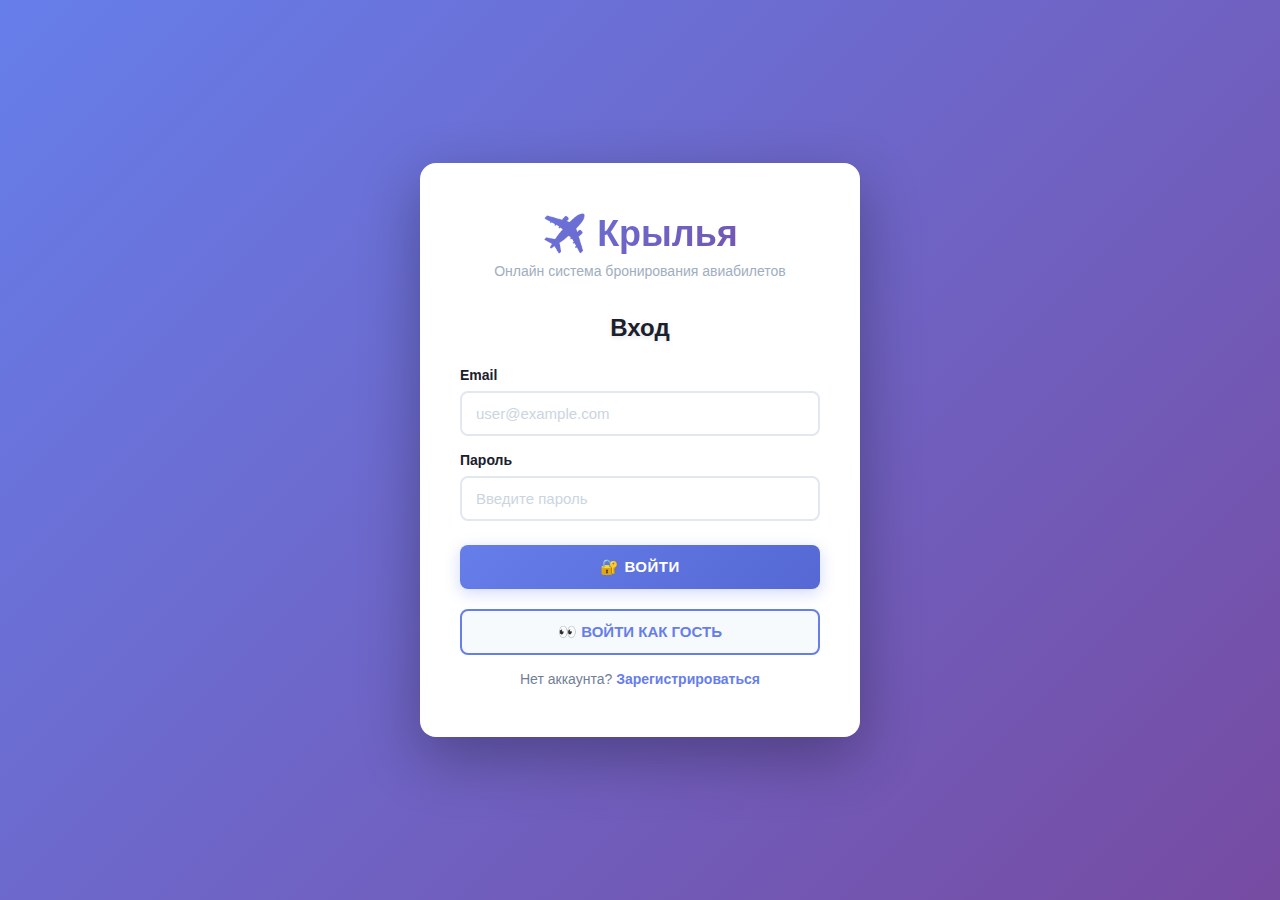
<file: templates/index_with_guest.html>
<!DOCTYPE html>
<html lang="ru">
<head>
    <meta charset="UTF-8">
    <meta name="viewport" content="width=device-width, initial-scale=1.0">
    <title>✈️ Крылья онлайн</title>
    <link rel="stylesheet" href="/static/styles.css">
</head>
<body>
    <!-- ============== AUTH MODAL ============== -->
    <div id="auth-modal" class="auth-modal">
        <div class="auth-container">
            <div class="auth-box">
                <h1>✈️ Крылья</h1>
                <p class="subtitle">Онлайн система бронирования авиабилетов</p>
                
                <div style="display: flex; gap: 30px;">
                    <!-- LOGIN FORM -->
                    <div id="login-form" class="auth-form active" style="flex: 1;">
                        <h2>Вход</h2>
                        <div class="form-group">
                            <label>Email</label>
                            <input type="email" id="login-email" placeholder="user@example.com">
                        </div>
                        <div class="form-group">
                            <label>Пароль</label>
                            <input type="password" id="login-password" placeholder="Введите пароль">
                        </div>
                        <button class="btn-auth" onclick="login()">🔐 ВОЙТИ</button>
                        <button class="btn-guest" onclick="loginAsGuest()">👀 ВОЙТИ КАК ГОСТЬ</button>
                        <p class="auth-link">Нет аккаунта? <a onclick="switchAuthForm()">Зарегистрироваться</a></p>
                    </div>
                    
                    <!-- REGISTER FORM -->
                    <div id="register-form" class="auth-form" style="flex: 1;">
                        <h2>Регистрация</h2>
                        <div class="form-group">
                            <label>ФИО</label>
                            <input type="text" id="register-name" placeholder="Иван Иванов">
                        </div>
                        <div class="form-group">
                            <label>Email</label>
                            <input type="email" id="register-email" placeholder="your@email.com">
                        </div>
                        <div class="form-group">
                            <label>Пароль</label>
                            <input type="password" id="register-password" placeholder="Минимум 6 символов">
                        </div>
                        <div class="form-group">
                            <label>Роль</label>
                            <select id="register-role" class="role-select">
                                <option value="user">👤 Пользователь</option>
                                <option value="admin">👑 Администратор</option>
                            </select>
                        </div>
                        <button class="btn-auth" onclick="register()">✍️ ЗАРЕГИСТРИРОВАТЬСЯ</button>
                        <p class="auth-link">Уже есть аккаунт? <a onclick="switchAuthForm()">Войти</a></p>
                    </div>
                </div>
            </div>
        </div>
    </div>


    <!-- ============== MAIN APP ============== -->
    <div id="app" class="app hidden">
        <!-- NAVBAR -->
        <nav class="navbar">
            <div class="navbar-brand">
                <h1>✈️ Крылья</h1>
            </div>
            <div class="navbar-menu">
                <button class="nav-btn active" onclick="switchMainTab('flights')">🛫 Рейсы</button>
                <button class="nav-btn" onclick="switchMainTab('airports')">🏢 Аэропорты</button>
                <button class="nav-btn bookings-nav" onclick="switchMainTab('bookings')">🎫 Билеты</button>
                <button class="nav-btn" onclick="switchMainTab('account')">👤 Профиль</button>
                <button class="nav-btn logout" onclick="logout()">🚪 ВЫХОД</button>
            </div>
        </nav>


        <div class="container">
            <!-- ============== FLIGHTS TAB ============== -->
            <div id="flights" class="tab active">
                <h2>🛫 Поиск рейсов</h2>
                
                <!-- Форма бронирования -->
                <div id="booking-form-section" class="form-card" style="display: none; margin-bottom: 25px;">
                    <h3>🎟️ Оформить бронирование</h3>
                    <div class="form-row">
                        <input type="hidden" id="booking-flight-id">
                        <span style="grid-column: 1/-1; color: #2d3748; font-weight: 600;" id="booking-flight-info">-</span>
                    </div>
                    <div class="form-row">
                        <input type="text" id="booking-name" placeholder="ФИО пассажира">
                        <input type="email" id="booking-email" placeholder="Email">
                    </div>
                    <div class="form-row">
                        <input type="tel" id="booking-phone" placeholder="Номер телефона">
                        <input type="number" id="booking-seats" placeholder="Кол-во мест" min="1" value="1">
                    </div>
                    <button class="btn-primary book-btn" onclick="createBooking()">✅ ЗАБРОНИРОВАТЬ</button>
                    <button class="btn-secondary" onclick="clearBookingForm()" style="background: #e2e8f0; color: #718096; margin-top: 10px;">❌ Отмена</button>
                </div>
                
                <div class="tabs-container">
                    <button class="tab-btn active" onclick="switchFlightTab('all')">📋 Все рейсы</button>
                    <button class="tab-btn" onclick="switchFlightTab('search')">🔍 Поиск</button>
                </div>


                <!-- All Flights -->
                <div id="all-flights-tab" class="tab active">
                    <div id="flights-list" class="cards-grid"></div>
                </div>


                <!-- Search Flights -->
                <div id="search-flights-tab" class="tab">
                    <div class="form-card">
                        <h3>🔍 Поиск рейсов</h3>
                        <div class="form-row">
                            <input type="number" id="search-from" placeholder="ID откуда">
                            <input type="number" id="search-to" placeholder="ID куда">
                        </div>
                        <button class="btn-primary" onclick="searchFlights()">🔎 НАЙТИ</button>
                    </div>
                    <div id="search-results" class="cards-grid"></div>
                </div>
            </div>


            <!-- ============== AIRPORTS TAB ============== -->
            <div id="airports" class="tab">
                <h2>🏢 Аэропорты</h2>
                
                <!-- Кнопка создания аэропорта (только для админов) -->
                <div id="create-airport-section" style="display: none; margin-bottom: 20px;">
                    <div class="form-card">
                        <h3>➕ Создать новый аэропорт</h3>
                        <div class="form-row">
                            <input type="text" id="airport-code" placeholder="Код (например: MSK)">
                            <input type="text" id="airport-name" placeholder="Название аэропорта">
                        </div>
                        <div class="form-row">
                            <input type="text" id="airport-city" placeholder="Город">
                            <input type="text" id="airport-country" placeholder="Страна">
                        </div>
                        <button class="btn-primary" onclick="createAirport()">✅ СОЗДАТЬ</button>
                    </div>
                </div>
                
                <div id="airports-list" class="cards-grid"></div>
            </div>


            <!-- ============== BOOKINGS TAB ============== -->
            <div id="bookings" class="tab">
                <h2>🎫 Мои билеты</h2>
                
                <!-- Только список билетов -->
                <div id="bookings-list" class="cards-grid"></div>
            </div>


            <!-- ============== ACCOUNT TAB ============== -->
            <div id="account" class="tab">
                <h2>👤 Мой профиль</h2>
                
                <div class="account-section">
                    <h3>📋 Основная информация</h3>
                    <p>
                        <strong>ФИО:</strong>
                        <span id="acc-name">-</span>
                    </p>
                    <p>
                        <strong>Email:</strong>
                        <span id="acc-email">-</span>
                    </p>
                    <p>
                        <strong>Роль:</strong>
                        <span id="acc-role">-</span>
                    </p>
                    <p>
                        <strong>Дата входа:</strong>
                        <span id="acc-date">-</span>
                    </p>
                </div>
            </div>
        </div>
    </div>


    <!-- NOTIFICATION -->
    <div id="notification" class="notification"></div>


    <script>
        const API_URL = 'http://localhost:8000';
        let currentUser = null;
        
        let cachedFlights = [];
        let cachedAirports = [];
        let cachedBookings = [];

        let currentFlightTab = 'all';
        let selectedFlightForBooking = null;

        const DEMO_AIRPORTS = [
            { id: 1, code: 'MOW', name: 'Шереметьево', city: 'Москва', country: 'Россия' },
            { id: 2, code: 'SPB', name: 'Пулково', city: 'Санкт-Петербург', country: 'Россия' },
            { id: 3, code: 'KZN', name: 'Казань', city: 'Казань', country: 'Россия' },
            { id: 4, code: 'SVX', name: 'Кольцово', city: 'Екатеринбург', country: 'Россия' },
            { id: 5, code: 'YKA', name: 'Площадь Ленина', city: 'Якутск', country: 'Россия' },
            { id: 6, code: 'LED', name: 'Пулково-2', city: 'Санкт-Петербург', country: 'Россия' },
            { id: 7, code: 'NOV', name: 'Новосибирск', city: 'Новосибирск', country: 'Россия' },
            { id: 8, code: 'VVO', name: 'Новый Владивосток', city: 'Владивосток', country: 'Россия' },
            { id: 9, code: 'OVB', name: 'Обь', city: 'Обь', country: 'Россия' },
        ];

        const DEMO_FLIGHTS = [
            { id: 1, flight_number: 'SU-001', airline: 'Аэрофлот', departure_airport_id: 1, arrival_airport_id: 2, departure_time: new Date().toISOString(), price: 5500, total_seats: 180, available_seats: 180, departure_airport: DEMO_AIRPORTS[0], arrival_airport: DEMO_AIRPORTS[1] },
            { id: 2, flight_number: 'SU-002', airline: 'Аэрофлот', departure_airport_id: 2, arrival_airport_id: 1, departure_time: new Date().toISOString(), price: 5500, total_seats: 180, available_seats: 145, departure_airport: DEMO_AIRPORTS[1], arrival_airport: DEMO_AIRPORTS[0] },
            { id: 3, flight_number: 'U6-100', airline: 'Уральские авиалинии', departure_airport_id: 1, arrival_airport_id: 3, departure_time: new Date().toISOString(), price: 4800, total_seats: 150, available_seats: 150, departure_airport: DEMO_AIRPORTS[0], arrival_airport: DEMO_AIRPORTS[2] },
            { id: 4, flight_number: 'UT-50', airline: 'Ют-Аэр', departure_airport_id: 3, arrival_airport_id: 4, departure_time: new Date().toISOString(), price: 6200, total_seats: 160, available_seats: 160, departure_airport: DEMO_AIRPORTS[2], arrival_airport: DEMO_AIRPORTS[3] },
            { id: 5, flight_number: 'S7-500', airline: 'S7 Авиалинии', departure_airport_id: 2, arrival_airport_id: 4, departure_time: new Date().toISOString(), price: 7200, total_seats: 120, available_seats: 120, departure_airport: DEMO_AIRPORTS[1], arrival_airport: DEMO_AIRPORTS[3] },
            { id: 6, flight_number: 'SU-003', airline: 'Аэрофлот', departure_airport_id: 1, arrival_airport_id: 5, departure_time: new Date().toISOString(), price: 8500, total_seats: 200, available_seats: 200, departure_airport: DEMO_AIRPORTS[0], arrival_airport: DEMO_AIRPORTS[4] },
            { id: 7, flight_number: 'FV-201', airline: 'Финир аэро', departure_airport_id: 4, arrival_airport_id: 2, departure_time: new Date().toISOString(), price: 6800, total_seats: 140, available_seats: 140, departure_airport: DEMO_AIRPORTS[3], arrival_airport: DEMO_AIRPORTS[1] },
            { id: 8, flight_number: 'A4-400', airline: 'A4', departure_airport_id: 1, arrival_airport_id: 6, departure_time: new Date().toISOString(), price: 5200, total_seats: 190, available_seats: 190, departure_airport: DEMO_AIRPORTS[0], arrival_airport: DEMO_AIRPORTS[5] },
            { id: 9, flight_number: 'R2-102', airline: 'Русские авиалинии', departure_airport_id: 2, arrival_airport_id: 3, departure_time: new Date().toISOString(), price: 5800, total_seats: 170, available_seats: 170, departure_airport: DEMO_AIRPORTS[1], arrival_airport: DEMO_AIRPORTS[2] },
            { id: 10, flight_number: 'FP-55', airline: 'Фламинго', departure_airport_id: 3, arrival_airport_id: 1, departure_time: new Date().toISOString(), price: 5400, total_seats: 160, available_seats: 160, departure_airport: DEMO_AIRPORTS[2], arrival_airport: DEMO_AIRPORTS[0] },
            { id: 11, flight_number: 'N1-555', airline: 'Новые века', departure_airport_id: 1, arrival_airport_id: 7, departure_time: new Date().toISOString(), price: 7800, total_seats: 210, available_seats: 210, departure_airport: DEMO_AIRPORTS[0], arrival_airport: DEMO_AIRPORTS[6] },
            { id: 12, flight_number: 'V1-888', airline: 'Высота', departure_airport_id: 2, arrival_airport_id: 8, departure_time: new Date().toISOString(), price: 8200, total_seats: 140, available_seats: 140, departure_airport: DEMO_AIRPORTS[1], arrival_airport: DEMO_AIRPORTS[7] },
            { id: 13, flight_number: 'E3-200', airline: 'Экспресс', departure_airport_id: 1, arrival_airport_id: 4, departure_time: new Date().toISOString(), price: 6500, total_seats: 150, available_seats: 150, departure_airport: DEMO_AIRPORTS[0], arrival_airport: DEMO_AIRPORTS[3] },
            { id: 14, flight_number: 'G5-777', airline: 'Галактика', departure_airport_id: 3, arrival_airport_id: 2, departure_time: new Date().toISOString(), price: 5700, total_seats: 180, available_seats: 180, departure_airport: DEMO_AIRPORTS[2], arrival_airport: DEMO_AIRPORTS[1] },
            { id: 15, flight_number: 'T4-999', airline: 'Тандем', departure_airport_id: 4, arrival_airport_id: 3, departure_time: new Date().toISOString(), price: 4200, total_seats: 120, available_seats: 120, departure_airport: DEMO_AIRPORTS[3], arrival_airport: DEMO_AIRPORTS[2] },
            { id: 16, flight_number: 'L7-333', airline: 'Луч', departure_airport_id: 1, arrival_airport_id: 9, departure_time: new Date().toISOString(), price: 9200, total_seats: 200, available_seats: 200, departure_airport: DEMO_AIRPORTS[0], arrival_airport: DEMO_AIRPORTS[8] },
        ];

        const DEMO_BOOKINGS = [
            { id: 1, booking_number: 'BK-001', flight_id: 1, passenger_name: 'Иван Петров', passenger_email: 'ivan@example.com', passenger_phone: '+7 999 111-00-01', seats_count: 1, total_price: 5500, status: 'confirmed' },
            { id: 2, booking_number: 'BK-002', flight_id: 2, passenger_name: 'Мария Сидорова', passenger_email: 'maria@example.com', passenger_phone: '+7 999 222-00-02', seats_count: 2, total_price: 11000, status: 'confirmed' },
            { id: 3, booking_number: 'BK-003', flight_id: 3, passenger_name: 'Алексей Иванов', passenger_email: 'alex@example.com', passenger_phone: '+7 999 333-00-03', seats_count: 1, total_price: 4800, status: 'completed' },
            { id: 4, booking_number: 'BK-004', flight_id: 4, passenger_name: 'Елена Смирнова', passenger_email: 'elena@example.com', passenger_phone: '+7 999 444-00-04', seats_count: 1, total_price: 6200, status: 'pending' },
            { id: 5, booking_number: 'BK-005', flight_id: 5, passenger_name: 'Сергей Федоров', passenger_email: 'sergey@example.com', passenger_phone: '+7 999 555-00-05', seats_count: 1, total_price: 7200, status: 'confirmed' },
        ];

        document.addEventListener('DOMContentLoaded', () => {
            clearAllAuthFields();
            showAuthModal();
        });

        function clearAllAuthFields() {
            document.getElementById('login-email').value = '';
            document.getElementById('login-password').value = '';
            document.getElementById('register-name').value = '';
            document.getElementById('register-email').value = '';
            document.getElementById('register-password').value = '';
            document.getElementById('register-role').value = 'user';
        }

        function switchAuthForm() {
            document.getElementById('login-form').classList.toggle('active');
            document.getElementById('register-form').classList.toggle('active');
        }

        function login() {
            const email = document.getElementById('login-email').value.trim();
            const password = document.getElementById('login-password').value.trim();
            if (!email || !password) {
                notify('⚠️ Заполните все поля', 'error');
                return;
            }
            const role = email.includes('admin') ? 'admin' : 'user';
            currentUser = {
                name: email.split('@')[0],
                email: email,
                role: role,
                loginTime: new Date().toLocaleString('ru-RU')
            };
            showApp();
            notify('✅ Успешно вошли!', 'success');
        }

        function loginAsGuest() {
            currentUser = {
                name: 'Гость',
                email: 'guest@view.only',
                role: 'guest',
                loginTime: new Date().toLocaleString('ru-RU')
            };
            showApp();
            notify('👀 Вход в гостевом режиме (только просмотр)', 'success');
        }

        function register() {
            const name = document.getElementById('register-name').value.trim();
            const email = document.getElementById('register-email').value.trim();
            const password = document.getElementById('register-password').value.trim();
            const role = document.getElementById('register-role').value;
            
            if (!name || !email || !password) {
                notify('⚠️ Заполните ВСЕ поля', 'error');
                return;
            }
            
            if (password.length < 6) {
                notify('⚠️ Пароль должен состоять не менее из 6 символов', 'error');
                return;
            }
            
            currentUser = {
                name: name,
                email: email,
                role: role,
                loginTime: new Date().toLocaleString('ru-RU')
            };
            showApp();
            notify(`✅ Зарегистрированы как ${role === 'admin' ? '👑 Администратор' : '👤 Пользователь'}!`, 'success');
        }

        function logout() {
            currentUser = null;
            cachedFlights = [];
            cachedAirports = [];
            cachedBookings = [];
            clearAllAuthFields();
            showAuthModal();
            notify('✅ Вы вышли из аккаунта', 'success');
        }

        function showAuthModal() {
            document.getElementById('auth-modal').classList.remove('hidden');
            document.getElementById('app').classList.add('hidden');
        }

        async function showApp() {
            document.getElementById('auth-modal').classList.add('hidden');
            document.getElementById('app').classList.remove('hidden');
            updateAccountTab();
            
            if (currentUser.role === 'admin') {
                document.getElementById('create-airport-section').style.display = 'block';
            } else {
                document.getElementById('create-airport-section').style.display = 'none';
            }

            // 👀 ГОСТЕВОЙ РЕЖИМ - СКРЫТИЕ ВСЕХ КНОПОК
            if (currentUser && currentUser.role === 'guest') {
                document.querySelectorAll('.book-btn, .btn-delete').forEach(btn => btn.style.display = 'none');
                document.getElementById('booking-form-section').style.display = 'none';
                document.getElementById('create-airport-section').style.display = 'none';
                document.querySelector('.bookings-nav').style.display = 'none';
            } else {
                document.querySelectorAll('.book-btn, .btn-delete').forEach(btn => btn.style.display = '');
                document.querySelector('.bookings-nav').style.display = '';
            }
            
            await loadAllFlights();
            await loadAllAirports();
            await loadMyBookings();
        }

        function switchMainTab(tabName) {
            document.querySelectorAll('.tab').forEach(t => t.classList.remove('active'));
            document.querySelectorAll('.nav-btn:not(.logout)').forEach(b => b.classList.remove('active'));
            document.getElementById(tabName).classList.add('active');
            
            const btns = document.querySelectorAll('.nav-btn:not(.logout)');
            const tabMap = { flights: 0, airports: 1, bookings: 2, account: 3 };
            const idx = tabMap[tabName];
            if (idx !== undefined && btns[idx]) {
                btns[idx].classList.add('active');
            }
            
            if (tabName === 'flights') {
                switchFlightTab(currentFlightTab);
            }
        }

        function switchFlightTab(tab) {
            currentFlightTab = tab;
            document.getElementById('all-flights-tab').classList.toggle('active', tab === 'all');
            document.getElementById('search-flights-tab').classList.toggle('active', tab === 'search');
            document.querySelectorAll('#flights .tab-btn').forEach((b, i) => {
                b.classList.toggle('active', (i === 0 && tab === 'all') || (i === 1 && tab === 'search'));
            });
        }

        function notify(msg, type = 'success') {
            const notif = document.getElementById('notification');
            notif.textContent = msg;
            notif.className = `notification show ${type}`;
            setTimeout(() => notif.classList.remove('show'), 3000);
        }

        function updateAccountTab() {
            if (!currentUser) return;
            document.getElementById('acc-name').textContent = currentUser.name;
            document.getElementById('acc-email').textContent = currentUser.email;
            
            let roleText = '👤 Пользователь';
            if (currentUser.role === 'admin') roleText = '👑 Администратор';
            if (currentUser.role === 'guest') roleText = '👀 Гость (только просмотр)';
            
            document.getElementById('acc-role').textContent = roleText;
            document.getElementById('acc-date').textContent = currentUser.loginTime;
        }

        async function loadAllFlights() {
            try {
                const res = await fetch(`${API_URL}/flights/`, { timeout: 2000 });
                if (!res.ok) throw new Error('API error');
                const flights = await res.json();
                if (flights && flights.length > 0) {
                    cachedFlights = flights;
                } else {
                    cachedFlights = DEMO_FLIGHTS;
                }
            } catch (e) {
                console.error('Ошибка загрузки рейсов, используем DEMO:', e);
                cachedFlights = DEMO_FLIGHTS;
            }
            renderFlights();
        }

        function renderFlights() {
            const list = document.getElementById('flights-list');
            if (!cachedFlights || cachedFlights.length === 0) {
                list.innerHTML = '<div style="grid-column: 1/-1; text-align: center; color: #a0aec0; padding: 40px;">✈️ Рейсы не найдены</div>';
                return;
            }
            list.innerHTML = cachedFlights.map(f => {
                const bookBtn = currentUser && currentUser.role === 'guest'
                    ? '<p style="color: #a0aec0; font-size: 13px; margin-top: 10px;">👀 Гостевой режим - только просмотр</p>'
                    : `<button class="btn-select book-btn" onclick="selectFlight(${f.id}, '${f.flight_number}', ${f.departure_airport_id}, ${f.arrival_airport_id}, ${f.price})">🎟️ ЗАБРОНИРОВАТЬ</button>`;
                
                return `
                    <div class="card">
                        <h3>${f.flight_number}</h3>
                        <p><strong>🎫 ${f.airline}</strong></p>
                        <p><strong>📍 Маршрут:</strong> ${f.departure_airport.city} (${f.departure_airport.code}) ➡️ ${f.arrival_airport.city} (${f.arrival_airport.code})</p>
                        <p><strong>⏰ Вылет:</strong> ${new Date(f.departure_time).toLocaleString('ru-RU')}</p>
                        <p><strong>💰 Цена:</strong> <span style="color: #48bb78; font-weight: 700;">₽${f.price}</span></p>
                        <p><strong>💺 Места:</strong> ${f.available_seats}/${f.total_seats}</p>
                        ${bookBtn}
                    </div>
                `;
            }).join('');
        }

        async function searchFlights() {
            const from = document.getElementById('search-from').value.trim();
            const to = document.getElementById('search-to').value.trim();
            if (!from || !to) {
                notify('⚠️ Заполните ОБА поля', 'error');
                return;
            }
            try {
                const res = await fetch(`${API_URL}/flights/?departure_airport_id=${from}&arrival_airport_id=${to}`);
                if (!res.ok) throw new Error();
                const flights = await res.json();
                const list = document.getElementById('search-results');
                if (!flights || flights.length === 0) {
                    list.innerHTML = '<div style="grid-column: 1/-1; text-align: center; color: #a0aec0; padding: 40px;">✈️ Рейсы не найдены</div>';
                    return;
                }
                list.innerHTML = flights.map(f => `
                    <div class="card">
                        <h3>${f.flight_number}</h3>
                        <p><strong>🎫 ${f.airline}</strong></p>
                        <p><strong>📍 Маршрут:</strong> ${f.departure_airport.city} (${f.departure_airport.code}) ➡️ ${f.arrival_airport.city} (${f.arrival_airport.code})</p>
                        <p><strong>⏰ Вылет:</strong> ${new Date(f.departure_time).toLocaleString('ru-RU')}</p>
                        <p><strong>💰 Цена:</strong> <span style="color: #48bb78; font-weight: 700;">₽${f.price}</span></p>
                        <p><strong>💺 Места:</strong> ${f.available_seats}/${f.total_seats}</p>
                        <button class="btn-select book-btn" onclick="selectFlight(${f.id}, '${f.flight_number}', ${f.departure_airport_id}, ${f.arrival_airport_id}, ${f.price})" ${currentUser && currentUser.role === 'guest' ? 'style="display: none;"' : ''}>🎟️ ЗАБРОНИРОВАТЬ</button>
                    </div>
                `).join('');
                notify(`✅ Найдено ${flights.length} рейсов`, 'success');
            } catch (e) {
                console.error(e);
                notify('❌ Ошибка поиска', 'error');
            }
        }

        function selectFlight(id, flightNumber, fromId, toId, price) {
            selectedFlightForBooking = { id, flightNumber, fromId, toId, price };
            document.getElementById('booking-flight-id').value = id;
            document.getElementById('booking-flight-info').textContent = `✈️ ${flightNumber} | Маршрут: ${fromId} ➡️ ${toId} | Цена: ₽${price}`;
            document.getElementById('booking-form-section').style.display = 'block';
            document.getElementById('booking-name').focus();
            notify('✅ Рейс выбран. Заполните данные!', 'success');
        }

        function clearBookingForm() {
            selectedFlightForBooking = null;
            document.getElementById('booking-flight-id').value = '';
            document.getElementById('booking-flight-info').textContent = '-';
            document.getElementById('booking-form-section').style.display = 'none';
            document.getElementById('booking-name').value = '';
            document.getElementById('booking-email').value = '';
            document.getElementById('booking-phone').value = '';
            document.getElementById('booking-seats').value = '1';
        }

        async function createBooking() {
            const flightId = document.getElementById('booking-flight-id').value;
            const name = document.getElementById('booking-name').value.trim();
            const email = document.getElementById('booking-email').value.trim();
            const phone = document.getElementById('booking-phone').value.trim();
            const seats = document.getElementById('booking-seats').value.trim() || '1';
            
            if (!flightId) {
                notify('⚠️ Сначала выберите рейс', 'error');
                return;
            }
            if (!name || !email || !phone) {
                notify('⚠️ Заполните ВСЕ поля', 'error');
                return;
            }
            
            try {
                const res = await fetch(`${API_URL}/bookings/`, {
                    method: 'POST',
                    headers: { 'Content-Type': 'application/json' },
                    body: JSON.stringify({
                        flight_id: parseInt(flightId),
                        passenger_name: name,
                        passenger_email: email,
                        passenger_phone: phone,
                        seats_count: parseInt(seats)
                    })
                });
                if (res.ok) {
                    const booking = await res.json();
                    notify(`✅ Билет забронирован! №${booking.booking_number || flightId}`, 'success');
                    clearBookingForm();
                    await loadMyBookings();
                } else {
                    const err = await res.json();
                    notify(`❌ ${err.detail || 'Ошибка бронирования'}`, 'error');
                }
            } catch (e) {
                console.error(e);
                notify('❌ Ошибка подключения', 'error');
            }
        }

        async function loadAllAirports() {
            try {
                const res = await fetch(`${API_URL}/flights/airports/`, { timeout: 2000 });
                if (!res.ok) throw new Error('API error');
                const airports = await res.json();
                if (airports && airports.length > 0) {
                    cachedAirports = airports;
                } else {
                    cachedAirports = DEMO_AIRPORTS;
                }
            } catch (e) {
                console.error('Ошибка загрузки аэропортов, используем DEMO:', e);
                cachedAirports = DEMO_AIRPORTS;
            }
            renderAirports();
        }

        function renderAirports() {
            const list = document.getElementById('airports-list');
            if (!cachedAirports || cachedAirports.length === 0) {
                list.innerHTML = '<div style="grid-column: 1/-1; text-align: center; color: #a0aec0; padding: 40px;">🏢 Аэропорты не найдены</div>';
                return;
            }
            list.innerHTML = cachedAirports.map(a => {
                let deleteBtn = '';
                if (currentUser && currentUser.role === 'admin' && currentUser.role !== 'guest') {
                    deleteBtn = `<button class="btn-delete" onclick="deleteAirport(${a.id}, '${a.code}')" style="background: #f56565; color: white; margin-top: 10px; width: 100%;">🗑️ УДАЛИТЬ</button>`;
                }
                return `
                    <div class="card">
                        <h3>✈️ ${a.code}</h3>
                        <p><strong>${a.name}</strong></p>
                        <p><strong>🏢 Город:</strong> ${a.city}</p>
                        <p><strong>🌍 Страна:</strong> ${a.country}</p>
                        ${deleteBtn}
                    </div>
                `;
            }).join('');
        }

        async function createAirport() {
            if (!currentUser || currentUser.role !== 'admin' || currentUser.role === 'guest') {
                notify('⚠️ Только администраторы могут создавать аэропорты', 'error');
                return;
            }
            
            const code = document.getElementById('airport-code').value.trim().toUpperCase();
            const name = document.getElementById('airport-name').value.trim();
            const city = document.getElementById('airport-city').value.trim();
            const country = document.getElementById('airport-country').value.trim();
            
            if (!code || !name || !city || !country) {
                notify('⚠️ Заполните все поля', 'error');
                return;
            }
            
            if (code.length < 2 || code.length > 3) {
                notify('⚠️ Код аэропорта должен быть 2-3 латинских буквы', 'error');
                return;
            }
            
            try {
                const res = await fetch(`${API_URL}/flights/airports`, {
                    method: 'POST',
                    headers: { 'Content-Type': 'application/json' },
                    body: JSON.stringify({ code, name, city, country })
                });
                
                if (res.ok) {
                    notify('✅ Аэропорт создан!', 'success');
                    document.getElementById('airport-code').value = '';
                    document.getElementById('airport-name').value = '';
                    document.getElementById('airport-city').value = '';
                    document.getElementById('airport-country').value = '';
                    await loadAllAirports();
                } else {
                    const err = await res.json();
                    notify(`❌ ${err.detail || 'Ошибка создания'}`, 'error');
                }
            } catch (e) {
                console.error(e);
                notify('❌ Ошибка подключения', 'error');
            }
        }

        async function deleteAirport(airportId, airportCode) {
            if (!currentUser || currentUser.role !== 'admin' || currentUser.role === 'guest') {
                notify('⚠️ Только администраторы могут удалять аэропорты', 'error');
                return;
            }
            
            if (!confirm(`Вы уверены? Удалить аэропорт ${airportCode}?`)) {
                return;
            }
            
            try {
                const res = await fetch(`${API_URL}/flights/airports/${airportId}`, {
                    method: 'DELETE',
                    headers: { 'Content-Type': 'application/json' }
                });
                
                if (res.ok) {
                    notify(`✅ Аэропорт ${airportCode} удален!`, 'success');
                    await loadAllAirports();
                } else {
                    const err = await res.json();
                    notify(`❌ ${err.detail || 'Ошибка удаления'}`, 'error');
                }
            } catch (e) {
                console.error(e);
                notify('❌ Ошибка подключения', 'error');
            }
        }

        async function loadMyBookings() {
            try {
                const res = await fetch(`${API_URL}/bookings/`, { timeout: 2000 });
                if (!res.ok) throw new Error('API error');
                const bookings = await res.json();
                if (bookings && bookings.length > 0) {
                    cachedBookings = bookings;
                } else {
                    cachedBookings = DEMO_BOOKINGS;
                }
            } catch (e) {
                console.error('Ошибка загрузки билетов, используем DEMO:', e);
                cachedBookings = DEMO_BOOKINGS;
            }
            renderBookings();
        }

        function renderBookings() {
            const list = document.getElementById('bookings-list');
            if (!cachedBookings || cachedBookings.length === 0) {
                list.innerHTML = '<div style="grid-column: 1/-1; text-align: center; color: #a0aec0; padding: 40px;">🎫 Вы ещё не бронировали билеты</div>';
                return;
            }
            list.innerHTML = cachedBookings.map(b => {
                const flight = cachedFlights.find(f => f.id === b.flight_id);
                
                let deleteBtn = '';
                if (currentUser && currentUser.role === 'admin' && currentUser.role !== 'guest') {
                    deleteBtn = `<button class="btn-delete" onclick="deleteBooking(${b.id}, '${b.booking_number || b.id}')" style="background: #f56565; color: white; margin-top: 10px; width: 100%;">🗑️ УДАЛИТЬ</button>`;
                }
                
                return `
                    <div class="card-flip-container">
                        <div class="card-flip">
                            <div class="card-front">
                                <h3>🎫 №${b.booking_number || b.id}</h3>
                                <p><strong>👤 Пассажир:</strong> ${b.passenger_name}</p>
                                <p><strong>✈️ Рейс:</strong> ${flight?.flight_number || '-'} (${flight?.airline || '-'})</p>
                                <p><strong>🏢 Вылет из:</strong> ${flight?.departure_airport.name || '-'}, ${flight?.departure_airport.city || '-'}</p>
                                <p><strong>🏢 Прилёт в:</strong> ${flight?.arrival_airport.name || '-'}, ${flight?.arrival_airport.city || '-'}</p>
                                <p><strong>📧 Email:</strong> ${b.passenger_email}</p>
                                <p><strong>📱 Телефон:</strong> ${b.passenger_phone}</p>
                                <p><strong>💺 Мест:</strong> ${b.seats_count || 1}</p>
                                <p><strong>✅ Статус:</strong> <span style="color: #48bb78; font-weight: 700;">${b.status || 'pending'}</span></p>
                                ${deleteBtn}
                            </div>
                        </div>
                    </div>
                `;
            }).join('');
        }

        async function deleteBooking(bookingId, bookingNumber) {
            if (!currentUser || currentUser.role !== 'admin' || currentUser.role === 'guest') {
                notify('⚠️ Только администраторы могут удалять билеты', 'error');
                return;
            }
            
            if (!confirm(`Вы уверены? Удалить билет ${bookingNumber}?`)) {
                return;
            }
            
            try {
                const res = await fetch(`${API_URL}/bookings/${bookingId}?is_admin=true`, {
                    method: 'DELETE',
                    headers: { 'Content-Type': 'application/json' }
                });
                
                if (res.ok) {
                    notify(`✅ Билет ${bookingNumber} удален!`, 'success');
                    await loadMyBookings();
                } else {
                    const err = await res.json();
                    notify(`❌ ${err.detail || 'Ошибка удаления'}`, 'error');
                }
            } catch (e) {
                console.error(e);
                notify('❌ Ошибка подключения', 'error');
            }
        }
    </script>
</body>
</html>
</file>
<file: static/styles.css>
:root {
    --primary: #667eea;
    --primary-dark: #5568d3;
    --secondary: #764ba2;
    --accent: #f093fb;
    --success: #48bb78;
    --danger: #f56565;
    --warning: #ecc94b;
    --dark: #1a202c;
    --light: #f7fafc;
    --border: #e2e8f0;
}

* {
    margin: 0;
    padding: 0;
    box-sizing: border-box;
}

html, body {
    height: 100%;
    width: 100%;
    font-family: -apple-system, BlinkMacSystemFont, 'Segoe UI', 'Roboto', sans-serif;
    overflow-x: hidden;
}

body {
    background: linear-gradient(135deg, #667eea 0%, #764ba2 100%);
    min-height: 100vh;
    color: var(--dark);
}

input, button, select, textarea {
    font-family: inherit;
    font-size: inherit;
}

/* ============== AUTH MODAL - FULLSCREEN ============== */
.auth-modal {
    position: fixed;
    top: 0;
    left: 0;
    width: 100%;
    height: 100%;
    background: linear-gradient(135deg, #667eea 0%, #764ba2 100%);
    display: flex;
    align-items: center;
    justify-content: center;
    z-index: 1000;
    overflow-y: auto;
    padding: 20px 0;
}

.auth-modal.hidden {
    display: none;
}

.auth-container {
    width: 100%;
    max-width: 480px;
    padding: 20px;
    display: flex;
    align-items: center;
    justify-content: center;
    min-height: 100vh;
}

.auth-box {
    background: white;
    border-radius: 16px;
    padding: 50px 40px;
    box-shadow: 0 20px 60px rgba(0, 0, 0, 0.3);
    animation: slideDown 0.4s ease-out;
    width: 100%;
    max-width: 450px;
}

@keyframes slideDown {
    from {
        transform: translateY(-50px);
        opacity: 0;
    }
    to {
        transform: translateY(0);
        opacity: 1;
    }
}

.auth-box h1 {
    text-align: center;
    font-size: 36px;
    font-weight: 800;
    background: linear-gradient(135deg, var(--primary) 0%, var(--secondary) 100%);
    -webkit-background-clip: text;
    -webkit-text-fill-color: transparent;
    background-clip: text;
    margin-bottom: 8px;
}

.auth-box .subtitle {
    text-align: center;
    color: #a0aec0;
    font-size: 14px;
    margin-bottom: 35px;
}

.auth-form {
    display: none;
}

.auth-form.active {
    display: block;
    animation: fadeInForm 0.3s ease;
}

@keyframes fadeInForm {
    from { opacity: 0; }
    to { opacity: 1; }
}

.auth-form h2 {
    text-align: center;
    font-size: 24px;
    color: var(--dark);
    margin-bottom: 25px;
    font-weight: 700;
}

.form-group {
    margin-bottom: 16px;
}

.form-group label {
    display: block;
    font-weight: 600;
    color: var(--dark);
    margin-bottom: 8px;
    font-size: 14px;
}

.form-group input,
.form-group select {
    width: 100%;
    padding: 12px 14px;
    border: 2px solid var(--border);
    border-radius: 8px;
    font-size: 15px;
    transition: all 0.2s ease;
    background: white;
}

.form-group input:focus,
.form-group select:focus {
    outline: none;
    border-color: var(--primary);
    box-shadow: 0 0 0 3px rgba(102, 126, 234, 0.1);
}

.form-group input::placeholder {
    color: #cbd5e0;
}

.form-group select {
    cursor: pointer;
    appearance: none;
    background-image: url("data:image/svg+xml,%3Csvg xmlns='http://www.w3.org/2000/svg' width='12' height='12' viewBox='0 0 12 12'%3E%3Cpath fill='%23667eea' d='M6 9L1 4h10z'/%3E%3C/svg%3E");
    background-repeat: no-repeat;
    background-position: right 12px center;
    padding-right: 36px;
}

.role-select {
    font-weight: 600;
    color: var(--dark);
}

/* BUTTONS */
.btn-auth {
    width: 100%;
    padding: 13px 16px;
    background: linear-gradient(135deg, var(--primary) 0%, var(--primary-dark) 100%);
    color: white;
    border: none;
    border-radius: 8px;
    font-size: 15px;
    font-weight: 700;
    letter-spacing: 0.5px;
    cursor: pointer;
    transition: all 0.3s cubic-bezier(0.34, 1.56, 0.64, 1);
    box-shadow: 0 4px 15px rgba(102, 126, 234, 0.3);
    margin-top: 8px;
}

.btn-auth:hover {
    transform: translateY(-3px);
    box-shadow: 0 8px 25px rgba(102, 126, 234, 0.4);
}

.btn-auth:active {
    transform: translateY(-1px);
}

.btn-guest {
    width: 100%;
    padding: 12px 16px;
    background: var(--light);
    color: var(--primary);
    border: 2px solid var(--primary);
    border-radius: 8px;
    font-size: 15px;
    font-weight: 700;
    cursor: pointer;
    transition: all 0.3s cubic-bezier(0.34, 1.56, 0.64, 1);
    margin-top: 20px;
}

.btn-guest:hover {
    background: var(--primary);
    color: white;
    transform: translateY(-3px);
    box-shadow: 0 6px 20px rgba(102, 126, 234, 0.3);
}

.auth-link {
    text-align: center;
    margin-top: 16px;
    font-size: 14px;
    color: #718096;
}

.auth-link a {
    color: var(--primary);
    font-weight: 700;
    cursor: pointer;
    text-decoration: none;
    transition: color 0.2s;
}

.auth-link a:hover {
    color: var(--secondary);
}

.divider {
    text-align: center;
    margin: 25px 0;
    position: relative;
    font-size: 14px;
    color: #cbd5e0;
}

.divider::before {
    content: '';
    position: absolute;
    top: 50%;
    left: 0;
    right: 0;
    height: 1px;
    background: var(--border);
}

.divider span {
    position: relative;
    background: white;
    padding: 0 12px;
}

/* ============== APP ============== */
.app {
    min-height: 100vh;
}

.app.hidden {
    display: none;
}

.navbar {
    background: white;
    padding: 16px 20px;
    box-shadow: 0 2px 8px rgba(0, 0, 0, 0.1);
    display: flex;
    justify-content: space-between;
    align-items: center;
    margin-bottom: 30px;
    flex-wrap: wrap;
    gap: 12px;
}

.navbar-brand h1 {
    font-size: 24px;
    font-weight: 800;
    background: linear-gradient(135deg, var(--primary) 0%, var(--secondary) 100%);
    -webkit-background-clip: text;
    -webkit-text-fill-color: transparent;
    background-clip: text;
    margin: 0;
}

.navbar-menu {
    display: flex;
    gap: 8px;
    align-items: center;
    flex-wrap: wrap;
    justify-content: flex-end;
}

.nav-btn {
    padding: 8px 14px;
    background: white;
    color: var(--primary);
    border: 2px solid var(--primary);
    border-radius: 6px;
    font-size: 12px;
    font-weight: 700;
    letter-spacing: 0.3px;
    cursor: pointer;
    transition: all 0.25s cubic-bezier(0.34, 1.56, 0.64, 1);
    white-space: nowrap;
}

.nav-btn:hover {
    background: var(--primary);
    color: white;
    transform: translateY(-2px);
    box-shadow: 0 4px 12px rgba(102, 126, 234, 0.25);
}

.nav-btn.active {
    background: var(--primary);
    color: white;
}

.nav-btn.logout {
    background: var(--danger);
    border-color: var(--danger);
    color: white;
}

.nav-btn.logout:hover {
    background: #e53e3e;
    border-color: #e53e3e;
    transform: translateY(-2px);
    box-shadow: 0 4px 12px rgba(245, 101, 101, 0.25);
}

.container {
    max-width: 1300px;
    margin: 0 auto;
    padding: 0 20px 40px;
}

.tabs-container {
    display: flex;
    gap: 10px;
    margin-bottom: 25px;
    flex-wrap: wrap;
}

.tab-btn {
    padding: 10px 16px;
    background: rgba(255, 255, 255, 0.15);
    color: white;
    border: 2px solid transparent;
    border-radius: 8px;
    font-size: 13px;
    font-weight: 700;
    letter-spacing: 0.3px;
    cursor: pointer;
    transition: all 0.25s cubic-bezier(0.34, 1.56, 0.64, 1);
    white-space: nowrap;
}

.tab-btn:hover {
    background: rgba(255, 255, 255, 0.25);
    transform: translateY(-2px);
}

.tab-btn.active {
    background: white;
    color: var(--primary);
    box-shadow: 0 4px 15px rgba(0, 0, 0, 0.15);
}

.tab {
    display: none;
    animation: fadeIn 0.3s ease;
}

.tab.active {
    display: block;
}

@keyframes fadeIn {
    from {
        opacity: 0;
        transform: translateY(10px);
    }
    to {
        opacity: 1;
        transform: translateY(0);
    }
}

h2 {
    color: white;
    font-size: 32px;
    font-weight: 800;
    margin-bottom: 25px;
    text-shadow: 0 2px 4px rgba(0, 0, 0, 0.1);
}

/* ============== FLIP CARD ANIMATION ============== */
.card-flip-container {
    perspective: 1000px;
    height: 100%;
}

.card-flip {
    width: 100%;
    height: 100%;
    position: relative;
    transition: transform 0.6s cubic-bezier(0.68, -0.55, 0.265, 1.55);
    transform-style: preserve-3d;
}

.card-flip-container:hover .card-flip {
    transform: rotateY(180deg);
}

.card-front, .card-back {
    position: absolute;
    width: 100%;
    height: 100%;
    backface-visibility: hidden;
    display: flex;
    flex-direction: column;
    border-radius: 12px;
    box-shadow: 0 2px 8px rgba(0, 0, 0, 0.08);
}

.card-front {
    background: white;
    padding: 22px;
    border: 3px solid white;
}

.card-back {
    background: linear-gradient(135deg, var(--primary) 0%, var(--secondary) 100%);
    padding: 22px;
    border: 3px solid white;
    transform: rotateY(180deg);
    color: white;
    overflow-y: auto;
}

.card-back-content {
    font-size: 14px;
    line-height: 1.8;
    text-align: center;
}

.card-back-content strong {
    display: block;
    font-size: 12px;
    color: rgba(255, 255, 255, 0.8);
    margin-top: 12px;
    margin-bottom: 4px;
}

.card-back-content div {
    margin-bottom: 10px;
}

.flip-hint {
    position: absolute;
    bottom: 8px;
    right: 12px;
    font-size: 11px;
    color: rgba(255, 255, 255, 0.6);
    font-style: italic;
}

/* ============== CARDS ============== */
.cards-grid {
    display: grid;
    grid-template-columns: repeat(auto-fill, minmax(320px, 1fr));
    gap: 20px;
    margin-bottom: 20px;
}

.card {
    background: white;
    border-radius: 12px;
    padding: 22px;
    box-shadow: 0 2px 8px rgba(0, 0, 0, 0.08);
    transition: all 0.3s cubic-bezier(0.34, 1.56, 0.64, 1);
    border: 1px solid rgba(0, 0, 0, 0.05);
}

.card:hover {
    transform: translateY(-8px);
    box-shadow: 0 12px 30px rgba(0, 0, 0, 0.15);
}

.card h3 {
    font-size: 18px;
    font-weight: 700;
    background: linear-gradient(135deg, var(--primary) 0%, var(--secondary) 100%);
    -webkit-background-clip: text;
    -webkit-text-fill-color: transparent;
    background-clip: text;
    margin-bottom: 12px;
}

.card p {
    font-size: 14px;
    color: #718096;
    margin: 8px 0;
    line-height: 1.6;
}

.card strong {
    color: var(--dark);
    font-weight: 600;
}

/* ============== FORMS ============== */
.form-card {
    background: white;
    border-radius: 12px;
    padding: 28px;
    box-shadow: 0 2px 8px rgba(0, 0, 0, 0.08);
    margin-bottom: 20px;
}

.form-card h3 {
    font-size: 18px;
    font-weight: 700;
    color: var(--dark);
    margin-bottom: 22px;
}

.form-row {
    display: grid;
    grid-template-columns: repeat(auto-fit, minmax(200px, 1fr));
    gap: 15px;
    margin-bottom: 15px;
}

.form-card input,
.form-card select {
    padding: 11px 13px;
    border: 2px solid var(--border);
    border-radius: 6px;
    font-size: 14px;
    transition: all 0.2s ease;
    background: white;
}

.form-card input:focus,
.form-card select:focus {
    outline: none;
    border-color: var(--primary);
    box-shadow: 0 0 0 3px rgba(102, 126, 234, 0.1);
}

.form-card input::placeholder {
    color: #cbd5e0;
}

/* ============== ACTION BUTTONS ============== */
.btn-primary,
.btn-secondary,
.btn-danger,
.btn-select,
.btn-action {
    padding: 11px 22px;
    border: none;
    border-radius: 6px;
    font-size: 14px;
    font-weight: 700;
    letter-spacing: 0.3px;
    cursor: pointer;
    transition: all 0.25s cubic-bezier(0.34, 1.56, 0.64, 1);
    box-shadow: 0 2px 8px rgba(0, 0, 0, 0.1);
}

.btn-primary {
    background: linear-gradient(135deg, var(--primary) 0%, var(--primary-dark) 100%);
    color: white;
    width: 100%;
}

.btn-primary:hover {
    transform: translateY(-2px);
    box-shadow: 0 6px 18px rgba(102, 126, 234, 0.3);
}

.btn-primary:active {
    transform: translateY(0);
}

.btn-secondary {
    background: var(--light);
    color: var(--primary);
    border: 2px solid var(--primary);
    width: 100%;
}

.btn-secondary:hover {
    background: var(--primary);
    color: white;
    transform: translateY(-2px);
}

.btn-select {
    background: linear-gradient(135deg, var(--success) 0%, #38a169 100%);
    color: white;
    width: 100%;
}

.btn-select:hover {
    transform: translateY(-2px);
    box-shadow: 0 6px 18px rgba(72, 187, 120, 0.3);
}

.btn-danger {
    background: var(--danger);
    color: white;
    width: 100%;
}

.btn-danger:hover {
    background: #e53e3e;
    transform: translateY(-2px);
    box-shadow: 0 6px 18px rgba(245, 101, 101, 0.3);
}

.btn-action {
    padding: 8px 16px;
    font-size: 13px;
    width: auto;
}

/* ============== ACCOUNT INFO ============== */
.account-section {
    background: white;
    border-radius: 12px;
    padding: 28px;
    box-shadow: 0 2px 8px rgba(0, 0, 0, 0.08);
    margin-bottom: 20px;
}

.account-section h3 {
    font-size: 18px;
    font-weight: 700;
    color: var(--dark);
    margin-bottom: 20px;
    display: flex;
    align-items: center;
    gap: 10px;
}

.account-section p {
    font-size: 15px;
    color: #718096;
    margin: 12px 0;
    display: flex;
    justify-content: space-between;
    align-items: center;
}

.account-section strong {
    color: var(--dark);
    font-weight: 600;
}

/* ============== NOTIFICATIONS ============== */
.notification {
    position: fixed;
    top: 20px;
    right: 20px;
    padding: 14px 22px;
    background: var(--primary);
    color: white;
    border-radius: 8px;
    box-shadow: 0 4px 15px rgba(0, 0, 0, 0.15);
    font-weight: 700;
    font-size: 14px;
    display: none;
    z-index: 2000;
    animation: slideInRight 0.3s ease-out;
}

.notification.show {
    display: block;
}

.notification.error {
    background: var(--danger);
}

.notification.success {
    background: var(--success);
}

.notification.warning {
    background: var(--warning);
    color: var(--dark);
}

@keyframes slideInRight {
    from {
        transform: translateX(400px);
        opacity: 0;
    }
    to {
        transform: translateX(0);
        opacity: 1;
    }
}

/* ============== TABLET (768px) ============== */
@media (max-width: 768px) {
    .auth-box {
        padding: 40px 24px;
    }

    .auth-box h1 {
        font-size: 28px;
    }

    .navbar {
        padding: 12px 16px;
        gap: 8px;
    }

    .navbar-brand h1 {
        font-size: 20px;
    }

    .navbar-menu {
        gap: 6px;
    }

    .nav-btn {
        padding: 6px 10px;
        font-size: 11px;
    }

    .cards-grid {
        grid-template-columns: 1fr;
    }

    .form-row {
        grid-template-columns: 1fr;
    }

    h2 {
        font-size: 24px;
        margin-bottom: 20px;
    }

    .tabs-container {
        justify-content: center;
    }

    .form-card {
        padding: 20px;
    }

    .card {
        padding: 16px;
    }

    .container {
        padding: 0 16px 30px;
    }

    .card-front {
        padding: 16px;
    }

    .card-back {
        padding: 16px;
    }
}

/* ============== PHONE (480px) ============== */
@media (max-width: 480px) {
    .auth-container {
        padding: 10px;
        min-height: 100vh;
    }

    .auth-box {
        padding: 30px 20px;
        border-radius: 12px;
    }

    .auth-box h1 {
        font-size: 24px;
        margin-bottom: 5px;
    }

    .auth-box .subtitle {
        font-size: 12px;
        margin-bottom: 25px;
    }

    .form-group {
        margin-bottom: 14px;
    }

    .form-group input,
    .form-group select {
        padding: 10px 12px;
        font-size: 14px;
    }

    .btn-auth {
        padding: 12px 14px;
        font-size: 14px;
    }

    .btn-guest {
        padding: 11px 14px;
        font-size: 14px;
        margin-top: 15px;
    }

    .auth-link {
        margin-top: 14px;
        font-size: 13px;
    }

    .divider {
        margin: 20px 0;
        font-size: 13px;
    }

    .navbar {
        flex-direction: column;
        padding: 10px 12px;
        gap: 10px;
        margin-bottom: 20px;
    }

    .navbar-brand h1 {
        font-size: 18px;
        text-align: center;
    }

    .navbar-menu {
        width: 100%;
        justify-content: center;
        flex-wrap: wrap;
        gap: 6px;
    }

    .nav-btn {
        padding: 6px 8px;
        font-size: 10px;
        flex: 0 1 auto;
    }

    .container {
        padding: 0 12px 20px;
    }

    h2 {
        font-size: 20px;
        margin-bottom: 15px;
    }

    .tab-btn {
        padding: 8px 12px;
        font-size: 12px;
    }

    .form-card {
        padding: 16px;
        margin-bottom: 15px;
    }

    .form-card h3 {
        font-size: 16px;
        margin-bottom: 15px;
    }

    .form-row {
        grid-template-columns: 1fr;
        gap: 12px;
        margin-bottom: 12px;
    }

    .form-card input {
        padding: 10px 12px;
        font-size: 13px;
    }

    .btn-primary,
    .btn-secondary,
    .btn-select {
        padding: 10px 16px;
        font-size: 13px;
    }

    .card {
        padding: 14px;
    }

    .card h3 {
        font-size: 16px;
        margin-bottom: 10px;
    }

    .card p {
        font-size: 13px;
        margin: 6px 0;
    }

    .account-section {
        padding: 16px;
    }

    .account-section h3 {
        font-size: 16px;
        margin-bottom: 15px;
    }

    .account-section p {
        font-size: 14px;
        margin: 10px 0;
        flex-direction: column;
        align-items: flex-start;
        gap: 4px;
    }

    .notification {
        left: 10px;
        right: 10px;
        top: 10px;
        padding: 12px 16px;
        font-size: 12px;
    }

    .card-back-content {
        font-size: 13px;
    }
}
</file>
